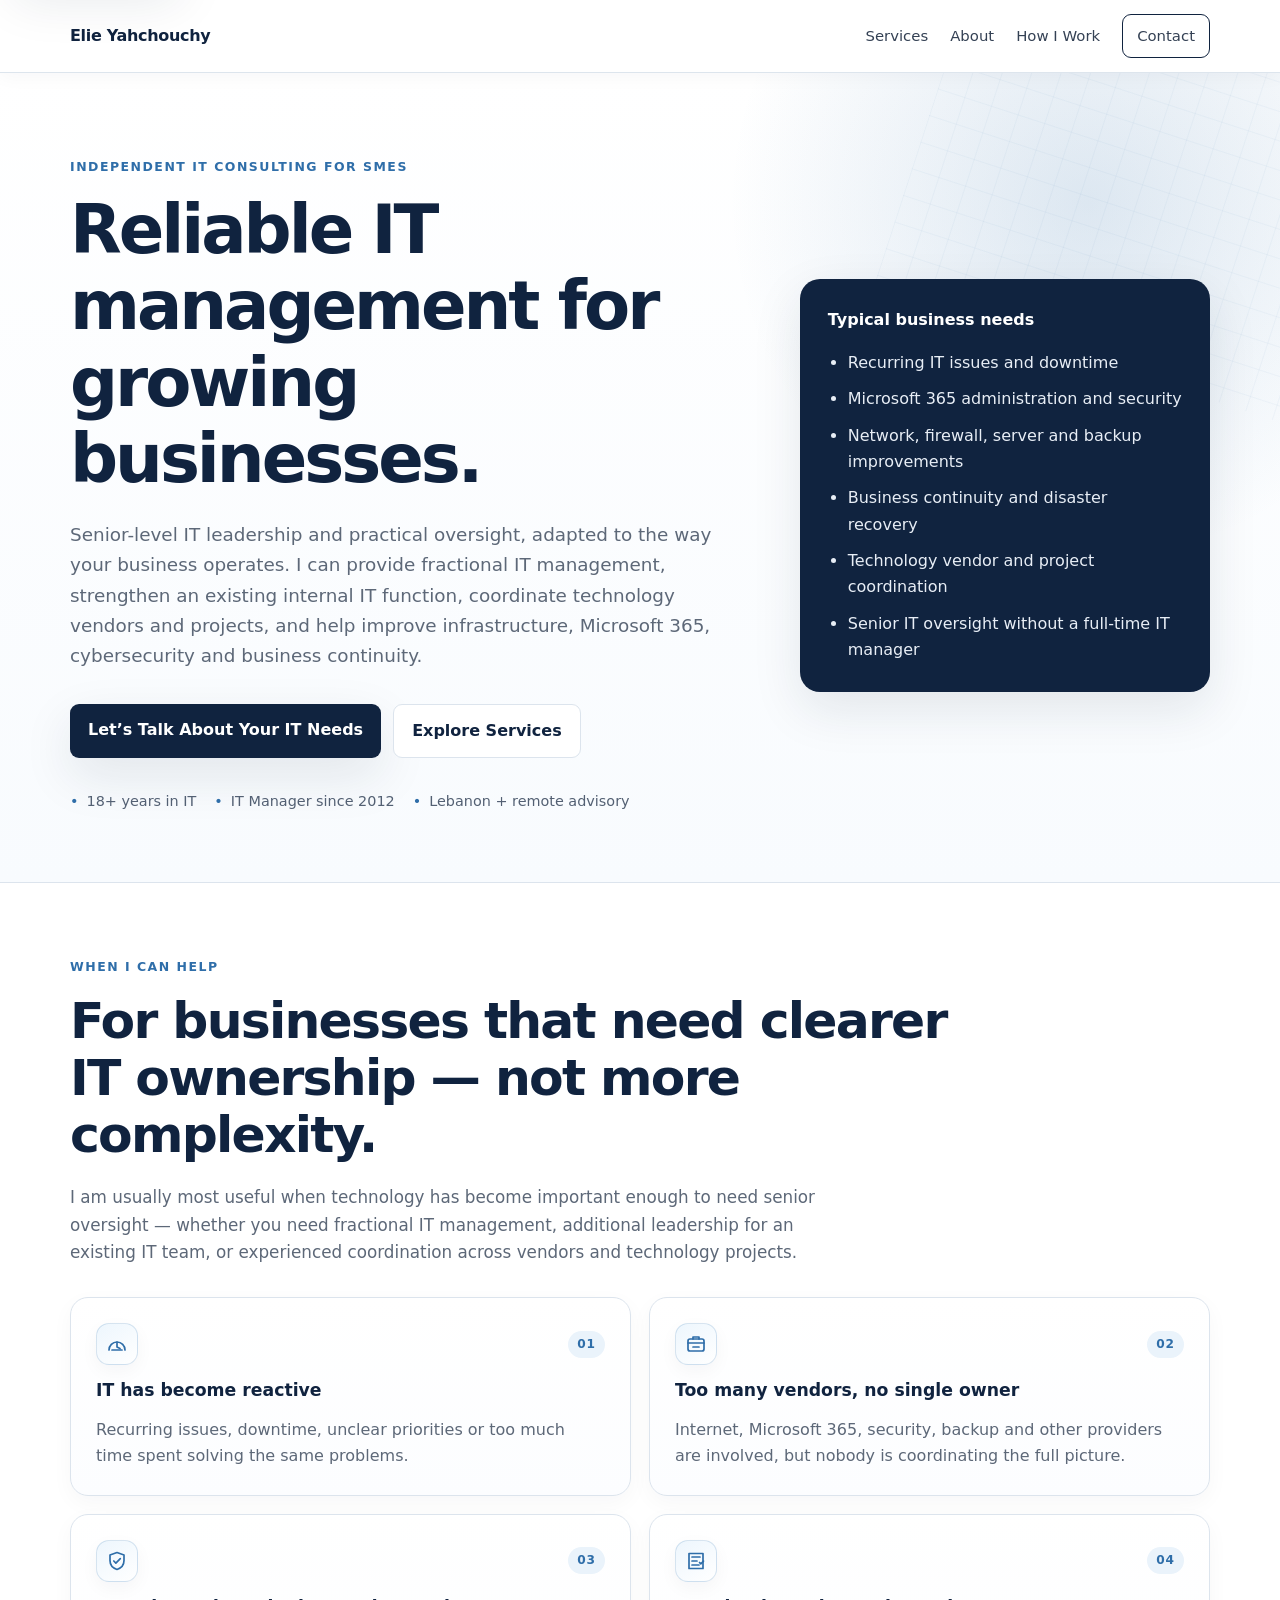
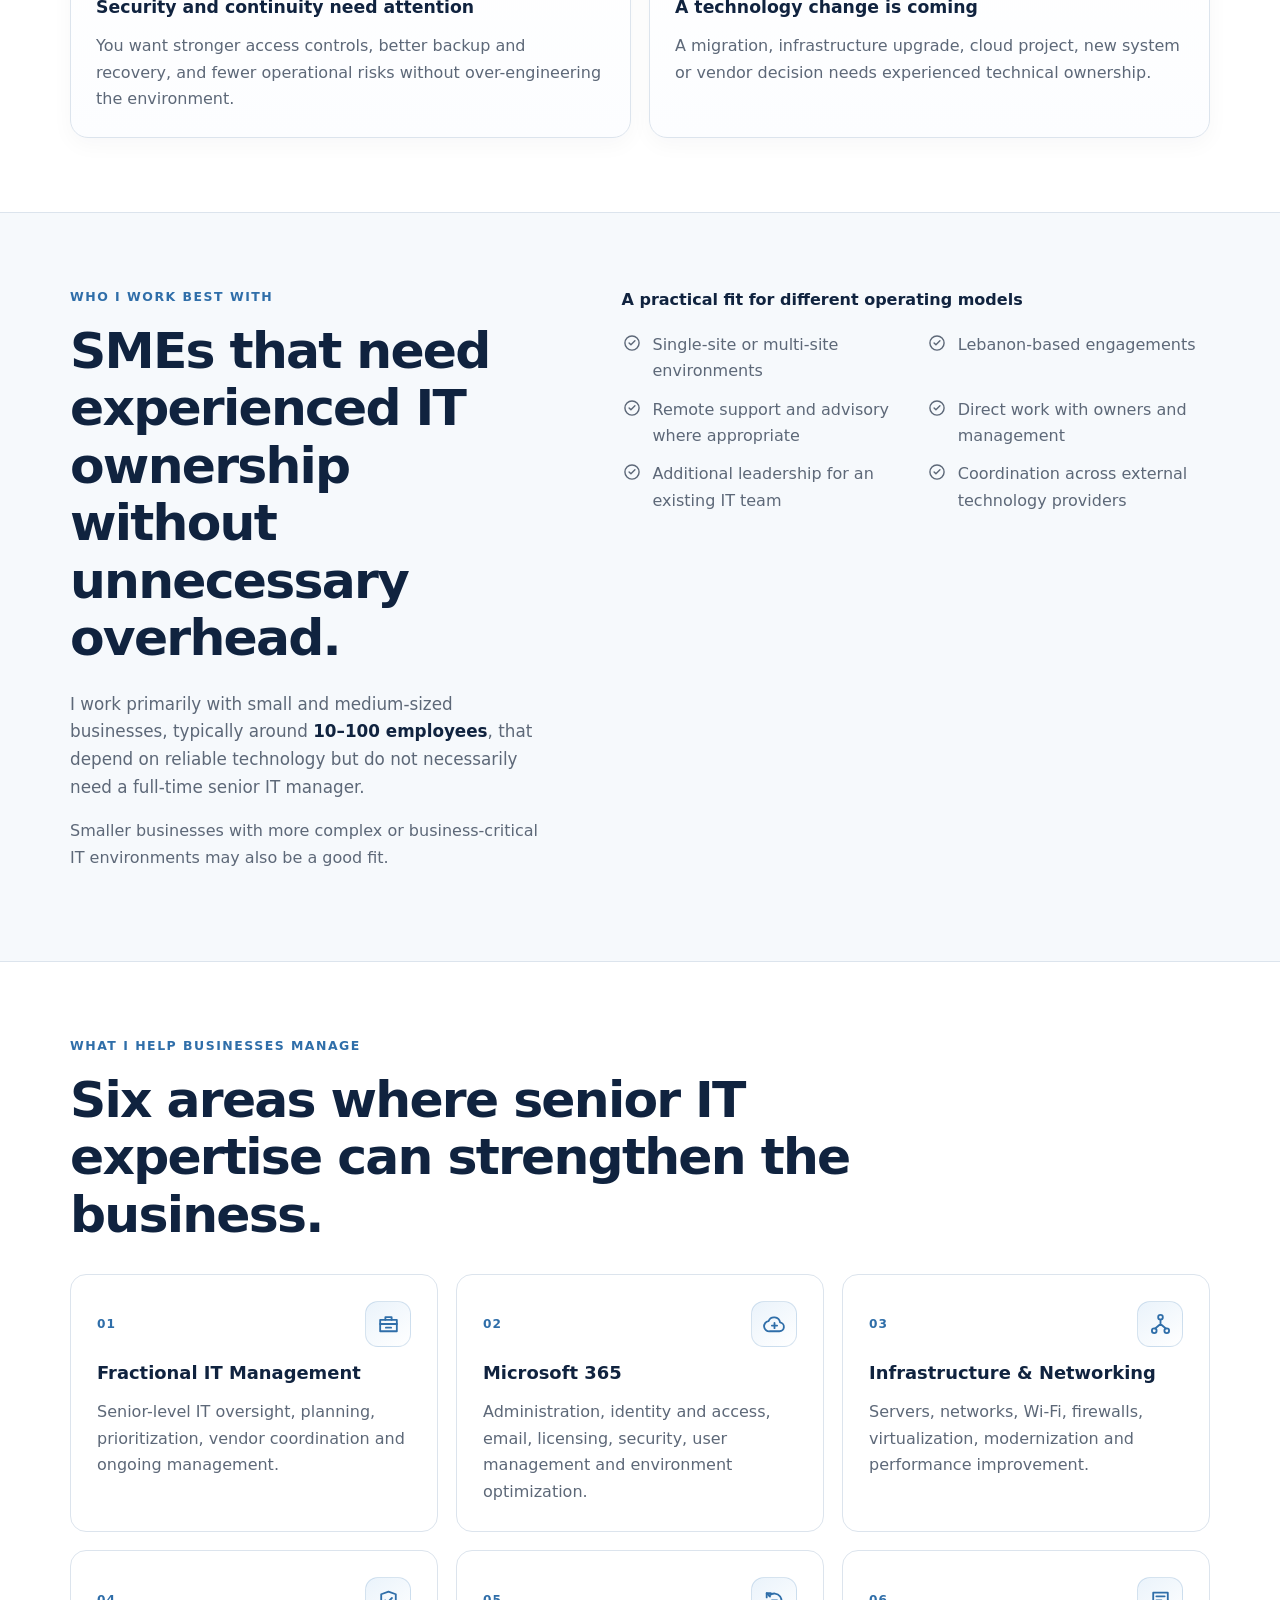
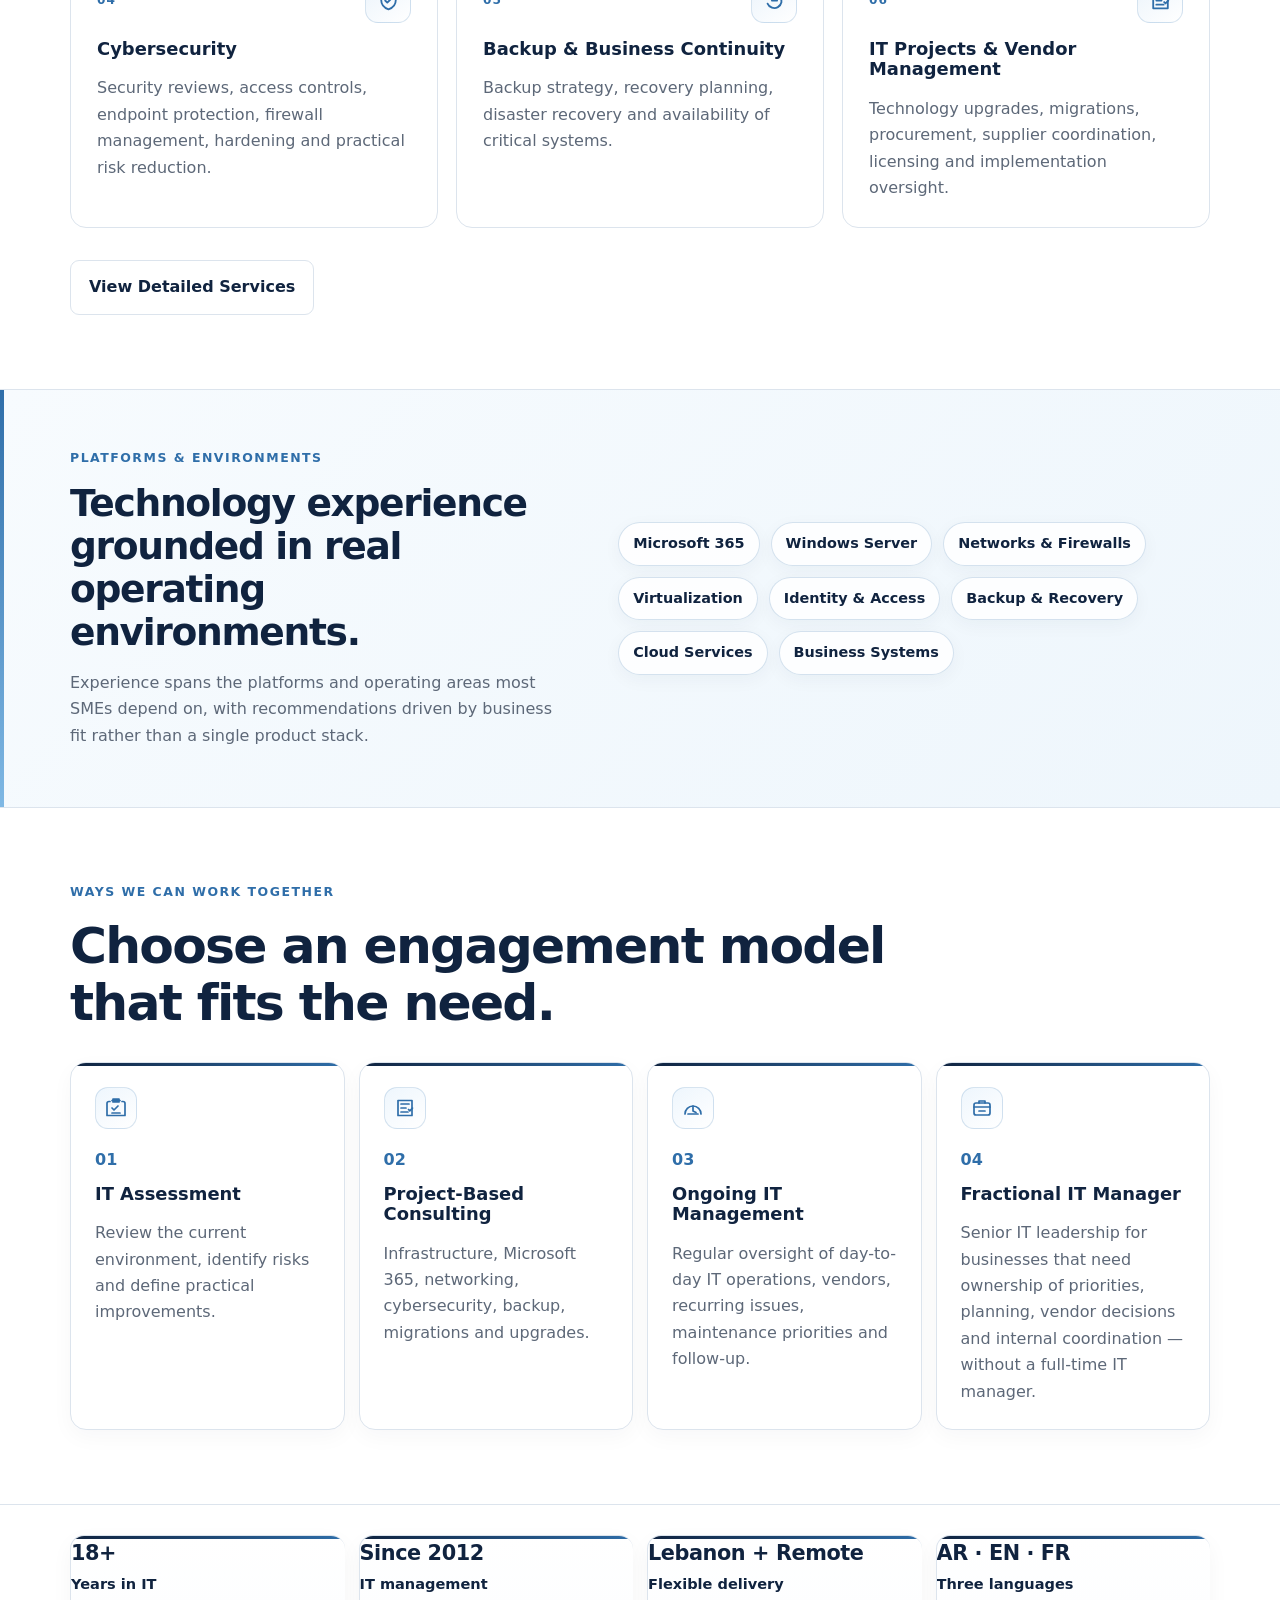
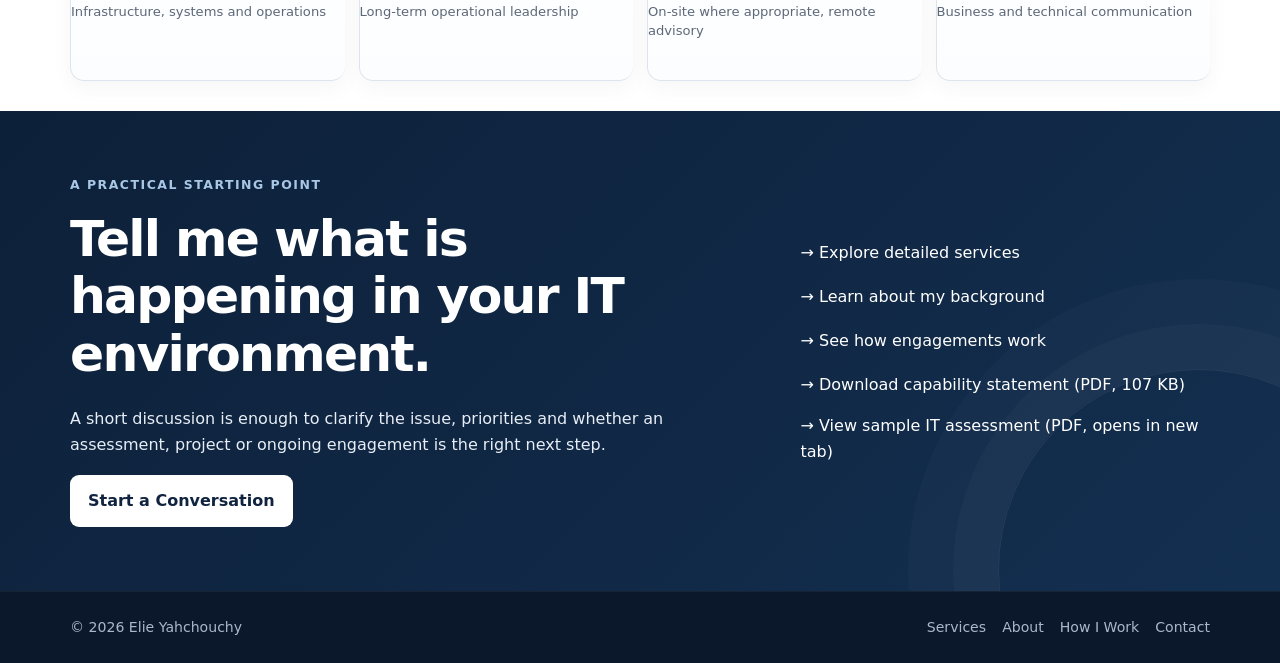
<file: index.html>
<!DOCTYPE html>

<html lang="en"><head><meta charset="utf-8"/><meta content="width=device-width,initial-scale=1" name="viewport"/><title>Elie Yahchouchy | Senior IT Consultant &amp; Fractional IT Manager</title><meta content="Senior IT consulting and fractional IT management for SMEs in Lebanon: Microsoft 365, infrastructure, cybersecurity, continuity and vendor coordination." name="description"/><link href="https://yahchouchy.com/" rel="canonical"/><meta content="Elie Yahchouchy | Senior IT Consultant &amp; Fractional IT Manager" property="og:title"/><meta content="Senior IT consulting and fractional IT management for SMEs in Lebanon: Microsoft 365, infrastructure, cybersecurity, continuity and vendor coordination." property="og:description"/><meta content="website" property="og:type"/><meta content="https://yahchouchy.com/" property="og:url"/><meta content="#10233f" name="theme-color"/><link href="styles.css?v=5.0" rel="stylesheet"/><script type="application/ld+json">{"@context":"https://schema.org","@graph":[{"@type":"Person","@id":"https://yahchouchy.com/#person","name":"Elie Yahchouchy","url":"https://yahchouchy.com/","jobTitle":"Senior IT Consultant and Fractional IT Manager","image":"https://yahchouchy.com/elie-yahchouchy-portrait.webp","email":"mailto:elie@yahchouchy.com","telephone":"+96170344957","address":{"@type":"PostalAddress","addressCountry":"LB"},"sameAs":["https://www.linkedin.com/in/elie-yahchouchy-b7b873a9/"],"knowsLanguage":["Arabic","English","French"],"knowsAbout":["IT Management","Microsoft 365","IT Infrastructure","Networking","Cybersecurity","Backup and Disaster Recovery","Business Continuity","Vendor Management"]},{"@type":"LocalBusiness","@id":"https://yahchouchy.com/#consulting","name":"Elie Yahchouchy IT Consulting","url":"https://yahchouchy.com/","description":"Independent senior IT consulting and fractional IT management for small and medium-sized businesses in Lebanon.","image":"https://yahchouchy.com/elie-yahchouchy-social-card.jpg","email":"elie@yahchouchy.com","telephone":"+96170344957","founder":{"@id":"https://yahchouchy.com/#person"},"address":{"@type":"PostalAddress","addressCountry":"LB"},"areaServed":{"@type":"Country","name":"Lebanon"},"hasOfferCatalog":{"@type":"OfferCatalog","name":"IT Consulting Services","itemListElement":[{"@type":"Offer","itemOffered":{"@type":"Service","@id":"https://yahchouchy.com/#service-fractional-it-management","name":"Fractional IT Management","serviceType":"Fractional IT Management","provider":{"@id":"https://yahchouchy.com/#consulting"},"areaServed":{"@type":"Country","name":"Lebanon"}}},{"@type":"Offer","itemOffered":{"@type":"Service","@id":"https://yahchouchy.com/#service-it-assessments","name":"IT Assessments","serviceType":"IT Assessments","provider":{"@id":"https://yahchouchy.com/#consulting"},"areaServed":{"@type":"Country","name":"Lebanon"}}},{"@type":"Offer","itemOffered":{"@type":"Service","@id":"https://yahchouchy.com/#service-microsoft-365-consulting","name":"Microsoft 365 Consulting","serviceType":"Microsoft 365 Consulting","provider":{"@id":"https://yahchouchy.com/#consulting"},"areaServed":{"@type":"Country","name":"Lebanon"}}},{"@type":"Offer","itemOffered":{"@type":"Service","@id":"https://yahchouchy.com/#service-it-infrastructure-consulting","name":"IT Infrastructure Consulting","serviceType":"IT Infrastructure Consulting","provider":{"@id":"https://yahchouchy.com/#consulting"},"areaServed":{"@type":"Country","name":"Lebanon"}}},{"@type":"Offer","itemOffered":{"@type":"Service","@id":"https://yahchouchy.com/#service-cybersecurity-consulting","name":"Cybersecurity Consulting","serviceType":"Cybersecurity Consulting","provider":{"@id":"https://yahchouchy.com/#consulting"},"areaServed":{"@type":"Country","name":"Lebanon"}}},{"@type":"Offer","itemOffered":{"@type":"Service","@id":"https://yahchouchy.com/#service-backup-business-continuity","name":"Backup and Business Continuity","serviceType":"Backup and Business Continuity","provider":{"@id":"https://yahchouchy.com/#consulting"},"areaServed":{"@type":"Country","name":"Lebanon"}}},{"@type":"Offer","itemOffered":{"@type":"Service","@id":"https://yahchouchy.com/#service-it-project-vendor-management","name":"IT Project and Vendor Management","serviceType":"IT Project and Vendor Management","provider":{"@id":"https://yahchouchy.com/#consulting"},"areaServed":{"@type":"Country","name":"Lebanon"}}}]}}]}</script><meta content="Elie Yahchouchy IT Consulting" property="og:site_name"/><meta content="https://yahchouchy.com/elie-yahchouchy-social-card.jpg" property="og:image"/><meta content="1200" property="og:image:width"/><meta content="630" property="og:image:height"/><meta content="Elie Yahchouchy - Senior IT Consultant and Fractional IT Manager" property="og:image:alt"/><meta content="summary_large_image" name="twitter:card"/><meta content="Elie Yahchouchy | Senior IT Consultant &amp; Fractional IT Manager" name="twitter:title"/><meta content="Senior IT consulting and fractional IT management for SMEs in Lebanon: Microsoft 365, infrastructure, cybersecurity, continuity and vendor coordination." name="twitter:description"/><meta content="https://yahchouchy.com/elie-yahchouchy-social-card.jpg" name="twitter:image"/><meta content="Elie Yahchouchy - Senior IT Consultant and Fractional IT Manager" name="twitter:image:alt"/><link href="favicon.ico" rel="icon" sizes="any"/><link href="favicon.svg" rel="icon" type="image/svg+xml"/><link href="apple-touch-icon.png" rel="apple-touch-icon"/></head><body class="site-v50 page-home"><a class="skip-link" href="#main-content">Skip to content</a><header class="site-header"><div class="container nav"><a class="brand" href="index.html">Elie Yahchouchy</a><nav aria-label="Primary navigation" class="primary-nav"><a href="services.html">Services</a><a href="about.html">About</a><a href="engagement.html">How I Work</a><a class="nav-cta" href="contact.html">Contact</a></nav><details class="mobile-menu"><summary>Menu</summary><nav aria-label="Mobile navigation" class="mobile-menu-panel"><a href="services.html">Services</a><a href="about.html">About</a><a href="engagement.html">How I Work</a><a class="mobile-contact" href="contact.html">Contact</a></nav></details></div></header>
<main id="main-content">
<section class="hero"><div class="container hero-grid"><div><p class="eyebrow">Independent IT Consulting for SMEs</p><h1>Reliable IT management for growing businesses.</h1><p class="lead">Senior-level IT leadership and practical oversight, adapted to the way your business operates. I can provide fractional IT management, strengthen an existing internal IT function, coordinate technology vendors and projects, and help improve infrastructure, Microsoft 365, cybersecurity and business continuity.</p><div class="hero-actions"><a class="button primary" href="contact.html">Let’s Talk About Your IT Needs</a><a class="button secondary" href="services.html">Explore Services</a></div><div class="trust-row"><span>18+ years in IT</span><span>IT Manager since 2012</span><span>Lebanon + remote advisory</span></div></div><aside class="hero-card"><p class="card-kicker">Typical business needs</p><ul><li>Recurring IT issues and downtime</li><li>Microsoft 365 administration and security</li><li>Network, firewall, server and backup improvements</li><li>Business continuity and disaster recovery</li><li>Technology vendor and project coordination</li><li>Senior IT oversight without a full-time IT manager</li></ul></aside></div></section>
<section class="section buyer-fit">
<div class="container">
<p class="eyebrow">When I Can Help</p>
<h2>For businesses that need clearer IT ownership — not more complexity.</h2>
<p class="section-intro">I am usually most useful when technology has become important enough to need senior oversight — whether you need fractional IT management, additional leadership for an existing IT team, or experienced coordination across vendors and technology projects.</p>
<div class="buyer-grid">
<article class="buyer-card buyer-card-modern"><div class="modern-card-top"><span aria-hidden="true" class="modern-icon"><svg viewbox="0 0 24 24"><path d="M4 18a8 8 0 1 1 16 0"></path><path d="M12 10v5l3 1.5"></path><path d="M7 18h10"></path></svg></span><span class="mini">01</span></div>

<h3>IT has become reactive</h3>
<p>Recurring issues, downtime, unclear priorities or too much time spent solving the same problems.</p>
</article>
<article class="buyer-card buyer-card-modern"><div class="modern-card-top"><span aria-hidden="true" class="modern-icon"><svg viewbox="0 0 24 24"><rect height="12" rx="2" width="16" x="4" y="7"></rect><path d="M9 7V5h6v2M4 11h16M9 15h6"></path></svg></span><span class="mini">02</span></div>

<h3>Too many vendors, no single owner</h3>
<p>Internet, Microsoft 365, security, backup and other providers are involved, but nobody is coordinating the full picture.</p>
</article>
<article class="buyer-card buyer-card-modern"><div class="modern-card-top"><span aria-hidden="true" class="modern-icon"><svg viewbox="0 0 24 24"><path d="M12 3.5 19 6v5.6c0 4.45-2.55 7.45-7 8.9-4.45-1.45-7-4.45-7-8.9V6Z"></path><path d="m8.8 12 2.05 2.05 4.45-4.45"></path></svg></span><span class="mini">03</span></div>

<h3>Security and continuity need attention</h3>
<p>You want stronger access controls, better backup and recovery, and fewer operational risks without over-engineering the environment.</p>
</article>
<article class="buyer-card buyer-card-modern"><div class="modern-card-top"><span aria-hidden="true" class="modern-icon"><svg viewbox="0 0 24 24"><path d="M5 4.5h14v15H5z"></path><path d="M8 8h8M8 12h5M8 16h7"></path><path d="m15.5 13.5 1.3 1.3 2.7-2.7"></path></svg></span><span class="mini">04</span></div>

<h3>A technology change is coming</h3>
<p>A migration, infrastructure upgrade, cloud project, new system or vendor decision needs experienced technical ownership.</p>
</article>
</div>
</div>
</section><section class="section section-alt audience-fit">
<div class="container split audience-fit-grid">
<div>
<p class="eyebrow">Who I Work Best With</p>
<h2>SMEs that need experienced IT ownership without unnecessary overhead.</h2>
<p class="section-intro audience-intro">I work primarily with small and medium-sized businesses, typically around <strong>10–100 employees</strong>, that depend on reliable technology but do not necessarily need a full-time senior IT manager.</p>
<p class="audience-note">Smaller businesses with more complex or business-critical IT environments may also be a good fit.</p>
</div>
<div>
<p class="fit-heading">A practical fit for different operating models</p>
<div class="checks fit-checks">
<span><span aria-hidden="true" class="check-icon"><svg viewbox="0 0 24 24"><circle cx="12" cy="12" r="8.5"></circle><path d="m8.5 12 2.2 2.2 4.8-4.8"></path></svg></span>Single-site or multi-site environments</span>
<span><span aria-hidden="true" class="check-icon"><svg viewbox="0 0 24 24"><circle cx="12" cy="12" r="8.5"></circle><path d="m8.5 12 2.2 2.2 4.8-4.8"></path></svg></span>Lebanon-based engagements</span>
<span><span aria-hidden="true" class="check-icon"><svg viewbox="0 0 24 24"><circle cx="12" cy="12" r="8.5"></circle><path d="m8.5 12 2.2 2.2 4.8-4.8"></path></svg></span>Remote support and advisory where appropriate</span>
<span><span aria-hidden="true" class="check-icon"><svg viewbox="0 0 24 24"><circle cx="12" cy="12" r="8.5"></circle><path d="m8.5 12 2.2 2.2 4.8-4.8"></path></svg></span>Direct work with owners and management</span>
<span><span aria-hidden="true" class="check-icon"><svg viewbox="0 0 24 24"><circle cx="12" cy="12" r="8.5"></circle><path d="m8.5 12 2.2 2.2 4.8-4.8"></path></svg></span>Additional leadership for an existing IT team</span>
<span><span aria-hidden="true" class="check-icon"><svg viewbox="0 0 24 24"><circle cx="12" cy="12" r="8.5"></circle><path d="m8.5 12 2.2 2.2 4.8-4.8"></path></svg></span>Coordination across external technology providers</span>
</div>
</div>
</div>
</section>
<section class="section services-overview"><div class="container"><p class="eyebrow">What I Help Businesses Manage</p><h2>Six areas where senior IT expertise can strengthen the business.</h2><div class="cards service-cards">
<article class="card service-card"><div class="card-top"><span class="mini">01</span><span aria-hidden="true" class="service-icon"><svg viewbox="0 0 24 24"><path d="M4 7.5h16v11H4z"></path><path d="M9 7.5V5h6v2.5"></path><path d="M4 11.5h16"></path><path d="M9.5 15h5"></path></svg></span></div><h3>Fractional IT Management</h3><p>Senior-level IT oversight, planning, prioritization, vendor coordination and ongoing management.</p></article>
<article class="card service-card"><div class="card-top"><span class="mini">02</span><span aria-hidden="true" class="service-icon"><svg viewbox="0 0 24 24"><path d="M7.5 18.5h9.25a4.25 4.25 0 0 0 .6-8.46A5.8 5.8 0 0 0 6.26 8.8a4.85 4.85 0 0 0 1.24 9.7Z"></path><path d="M9.5 13h5"></path><path d="M12 10.5v5"></path></svg></span></div><h3>Microsoft 365</h3><p>Administration, identity and access, email, licensing, security, user management and environment optimization.</p></article>
<article class="card service-card"><div class="card-top"><span class="mini">03</span><span aria-hidden="true" class="service-icon"><svg viewbox="0 0 24 24"><circle cx="12" cy="5" r="2.25"></circle><circle cx="6" cy="18" r="2.25"></circle><circle cx="18" cy="18" r="2.25"></circle><path d="M12 7.25v4.25M12 11.5 6.9 15.9M12 11.5l5.1 4.4"></path></svg></span></div><h3>Infrastructure &amp; Networking</h3><p>Servers, networks, Wi-Fi, firewalls, virtualization, modernization and performance improvement.</p></article>
<article class="card service-card"><div class="card-top"><span class="mini">04</span><span aria-hidden="true" class="service-icon"><svg viewbox="0 0 24 24"><path d="M12 3.5 19 6v5.6c0 4.45-2.55 7.45-7 8.9-4.45-1.45-7-4.45-7-8.9V6Z"></path><path d="m8.8 12 2.05 2.05 4.45-4.45"></path></svg></span></div><h3>Cybersecurity</h3><p>Security reviews, access controls, endpoint protection, firewall management, hardening and practical risk reduction.</p></article>
<article class="card service-card"><div class="card-top"><span class="mini">05</span><span aria-hidden="true" class="service-icon"><svg viewbox="0 0 24 24"><path d="M7 7.2A7 7 0 1 1 5.35 15"></path><path d="M4.5 9V5h4"></path><path d="m4.5 5 3.2 3.2"></path><path d="M9.5 12h5"></path></svg></span></div><h3>Backup &amp; Business Continuity</h3><p>Backup strategy, recovery planning, disaster recovery and availability of critical systems.</p></article>
<article class="card service-card"><div class="card-top"><span class="mini">06</span><span aria-hidden="true" class="service-icon"><svg viewbox="0 0 24 24"><path d="M5 4.5h14v15H5z"></path><path d="M8 8h8M8 12h5M8 16h7"></path><path d="m15.5 13.5 1.3 1.3 2.7-2.7"></path></svg></span></div><h3>IT Projects &amp; Vendor Management</h3><p>Technology upgrades, migrations, procurement, supplier coordination, licensing and implementation oversight.</p></article>
</div><div class="hero-actions"><a class="button secondary" href="services.html">View Detailed Services</a></div></div></section>
<section aria-labelledby="tech-heading" class="tech-strip"><div class="container tech-strip-grid"><div class="tech-copy"><p class="eyebrow">Platforms &amp; Environments</p><h2 id="tech-heading">Technology experience grounded in real operating environments.</h2><p>Experience spans the platforms and operating areas most SMEs depend on, with recommendations driven by business fit rather than a single product stack.</p></div><div aria-label="Platforms and environments I work with" class="tech-chips"><span class="tech-chip">Microsoft 365</span><span class="tech-chip">Windows Server</span><span class="tech-chip">Networks &amp; Firewalls</span><span class="tech-chip">Virtualization</span><span class="tech-chip">Identity &amp; Access</span><span class="tech-chip">Backup &amp; Recovery</span><span class="tech-chip">Cloud Services</span><span class="tech-chip">Business Systems</span></div></div></section>
<section class="section"><div class="container"><p class="eyebrow">Ways We Can Work Together</p><h2>Choose an engagement model that fits the need.</h2><div class="process home-engagement-grid"><div class="home-engagement-card"><span aria-hidden="true" class="process-icon"><svg viewbox="0 0 24 24"><path d="M8 4.5h8M9 3h6v3H9z"></path><path d="M6 5.5H5a2 2 0 0 0-2 2v12h18v-12a2 2 0 0 0-2-2h-1"></path><path d="m8 12 2 2 4-4"></path><path d="M8 17h8"></path></svg></span><strong>01</strong><h3>IT Assessment</h3><p>Review the current environment, identify risks and define practical improvements.</p></div><div class="home-engagement-card"><span aria-hidden="true" class="process-icon"><svg viewbox="0 0 24 24"><path d="M5 4.5h14v15H5z"></path><path d="M8 8h8M8 12h5M8 16h7"></path><path d="m15.5 13.5 1.3 1.3 2.7-2.7"></path></svg></span><strong>02</strong><h3>Project-Based Consulting</h3><p>Infrastructure, Microsoft 365, networking, cybersecurity, backup, migrations and upgrades.</p></div><div class="home-engagement-card"><span aria-hidden="true" class="process-icon"><svg viewbox="0 0 24 24"><path d="M4 18a8 8 0 1 1 16 0"></path><path d="M12 10v5l3 1.5"></path><path d="M7 18h10"></path></svg></span><strong>03</strong><h3>Ongoing IT Management</h3><p>Regular oversight of day-to-day IT operations, vendors, recurring issues, maintenance priorities and follow-up.</p></div><div class="home-engagement-card"><span aria-hidden="true" class="process-icon"><svg viewbox="0 0 24 24"><rect height="12" rx="2" width="16" x="4" y="7"></rect><path d="M9 7V5h6v2M4 11h16M9 15h6"></path></svg></span><strong>04</strong><h3>Fractional IT Manager</h3><p>Senior IT leadership for businesses that need ownership of priorities, planning, vendor decisions and internal coordination — without a full-time IT manager.</p></div></div></div></section>
<section aria-label="Professional proof points" class="proof-strip"><div class="container proof-grid proof-grid-modern">
<div class="proof-item"><strong class="proof-value">18+</strong><span class="proof-label">Years in IT</span><small>Infrastructure, systems and operations</small></div>
<div class="proof-item"><strong class="proof-value">Since 2012</strong><span class="proof-label">IT management</span><small>Long-term operational leadership</small></div>
<div class="proof-item"><strong class="proof-value">Lebanon + Remote</strong><span class="proof-label">Flexible delivery</span><small>On-site where appropriate, remote advisory</small></div>
<div class="proof-item"><strong class="proof-value">AR · EN · FR</strong><span class="proof-label">Three languages</span><small>Business and technical communication</small></div>
</div></section>
<section class="band"><div class="container band-grid"><div><p class="eyebrow light">A Practical Starting Point</p><h2>Tell me what is happening in your IT environment.</h2><p>A short discussion is enough to clarify the issue, priorities and whether an assessment, project or ongoing engagement is the right next step.</p><a class="button light" href="contact.html">Start a Conversation</a></div><div class="band-links"><a href="services.html">→ Explore detailed services</a><a href="about.html">→ Learn about my background</a><a href="engagement.html">→ See how engagements work</a><a download="" href="Elie-Yahchouchy-IT-Consulting-Capability-Statement.pdf">→ Download capability statement (PDF, 107 KB)</a><a href="Elie-Yahchouchy-Sample-IT-Infrastructure-Assessment.pdf" rel="noopener noreferrer" target="_blank">→ View sample IT assessment (PDF, opens in new tab)</a></div></div></section>
</main>
<footer><div class="container footer-row"><span>© <span id="year"></span> Elie Yahchouchy</span><nav aria-label="Footer navigation" class="footer-links"><a href="services.html">Services</a><a href="about.html">About</a><a href="engagement.html">How I Work</a><a href="contact.html">Contact</a></nav></div></footer><script>document.getElementById("year").textContent=new Date().getFullYear();</script></body></html>
</file>
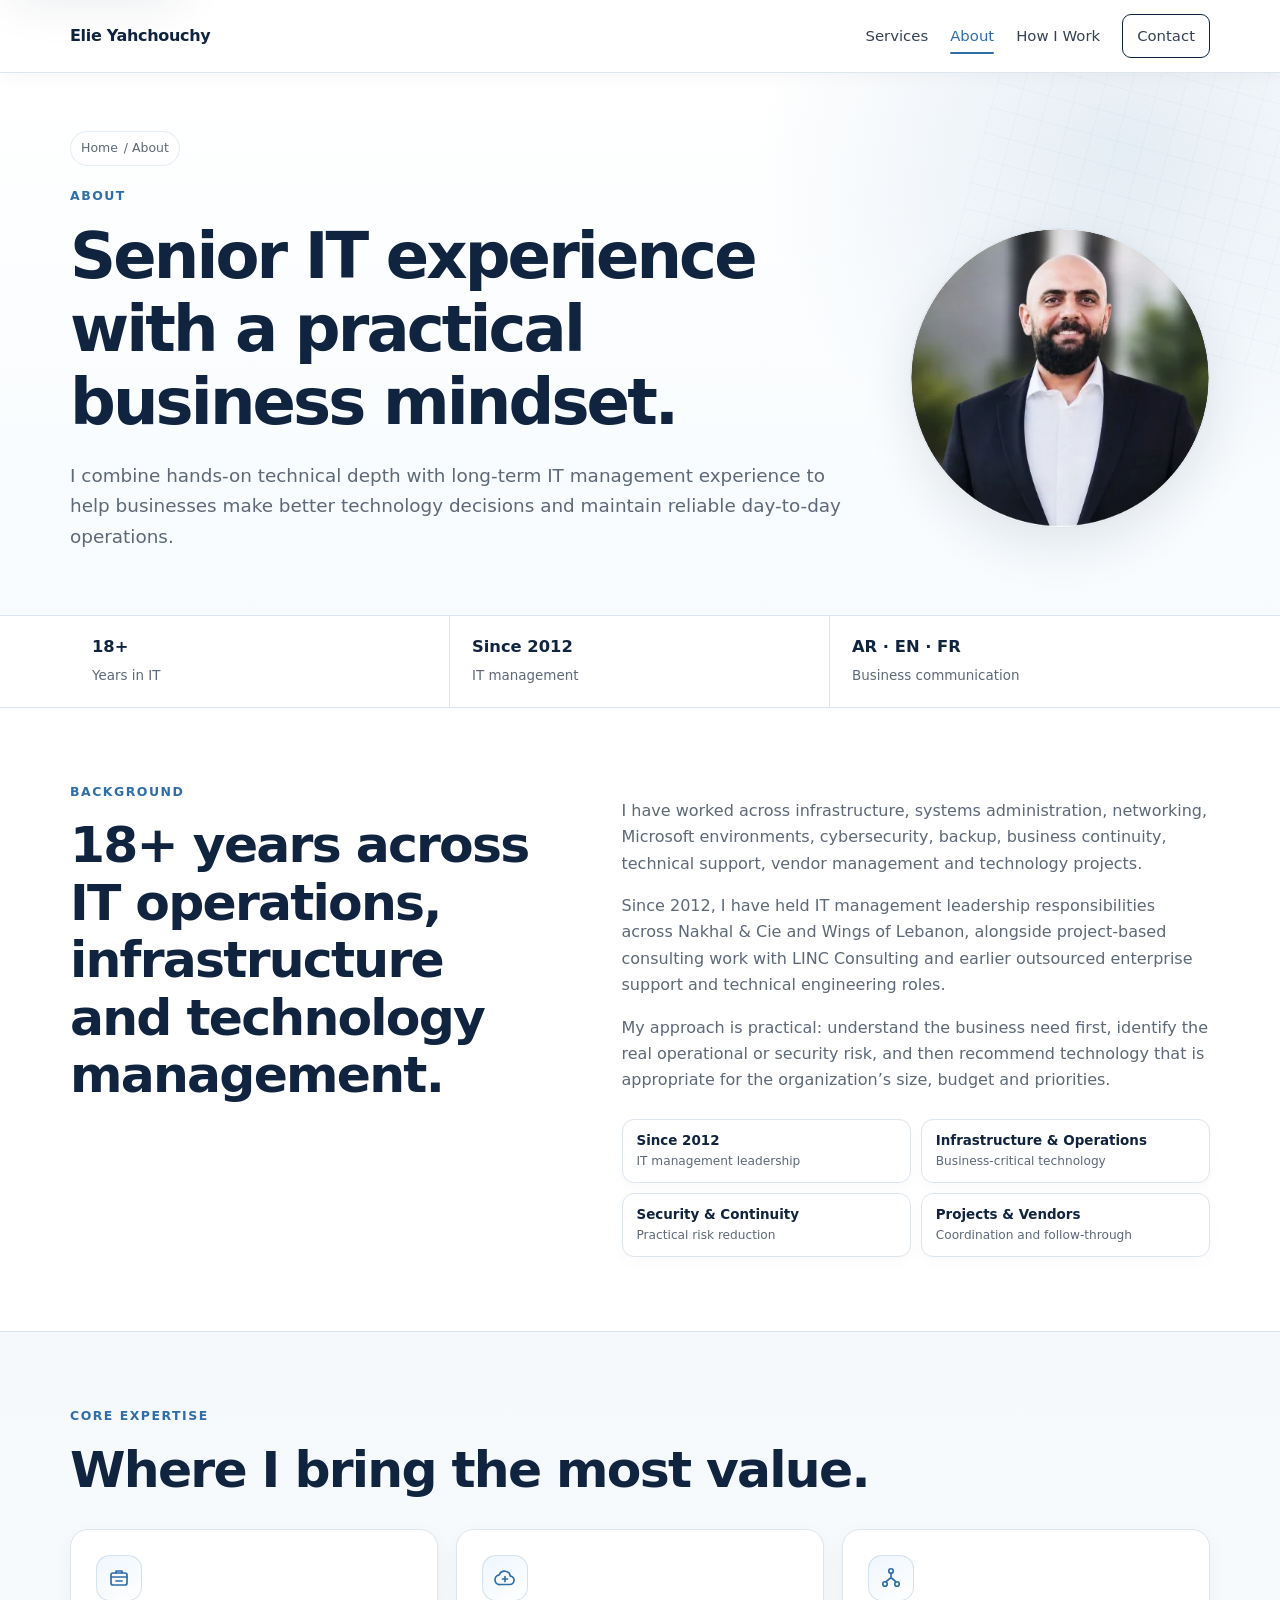
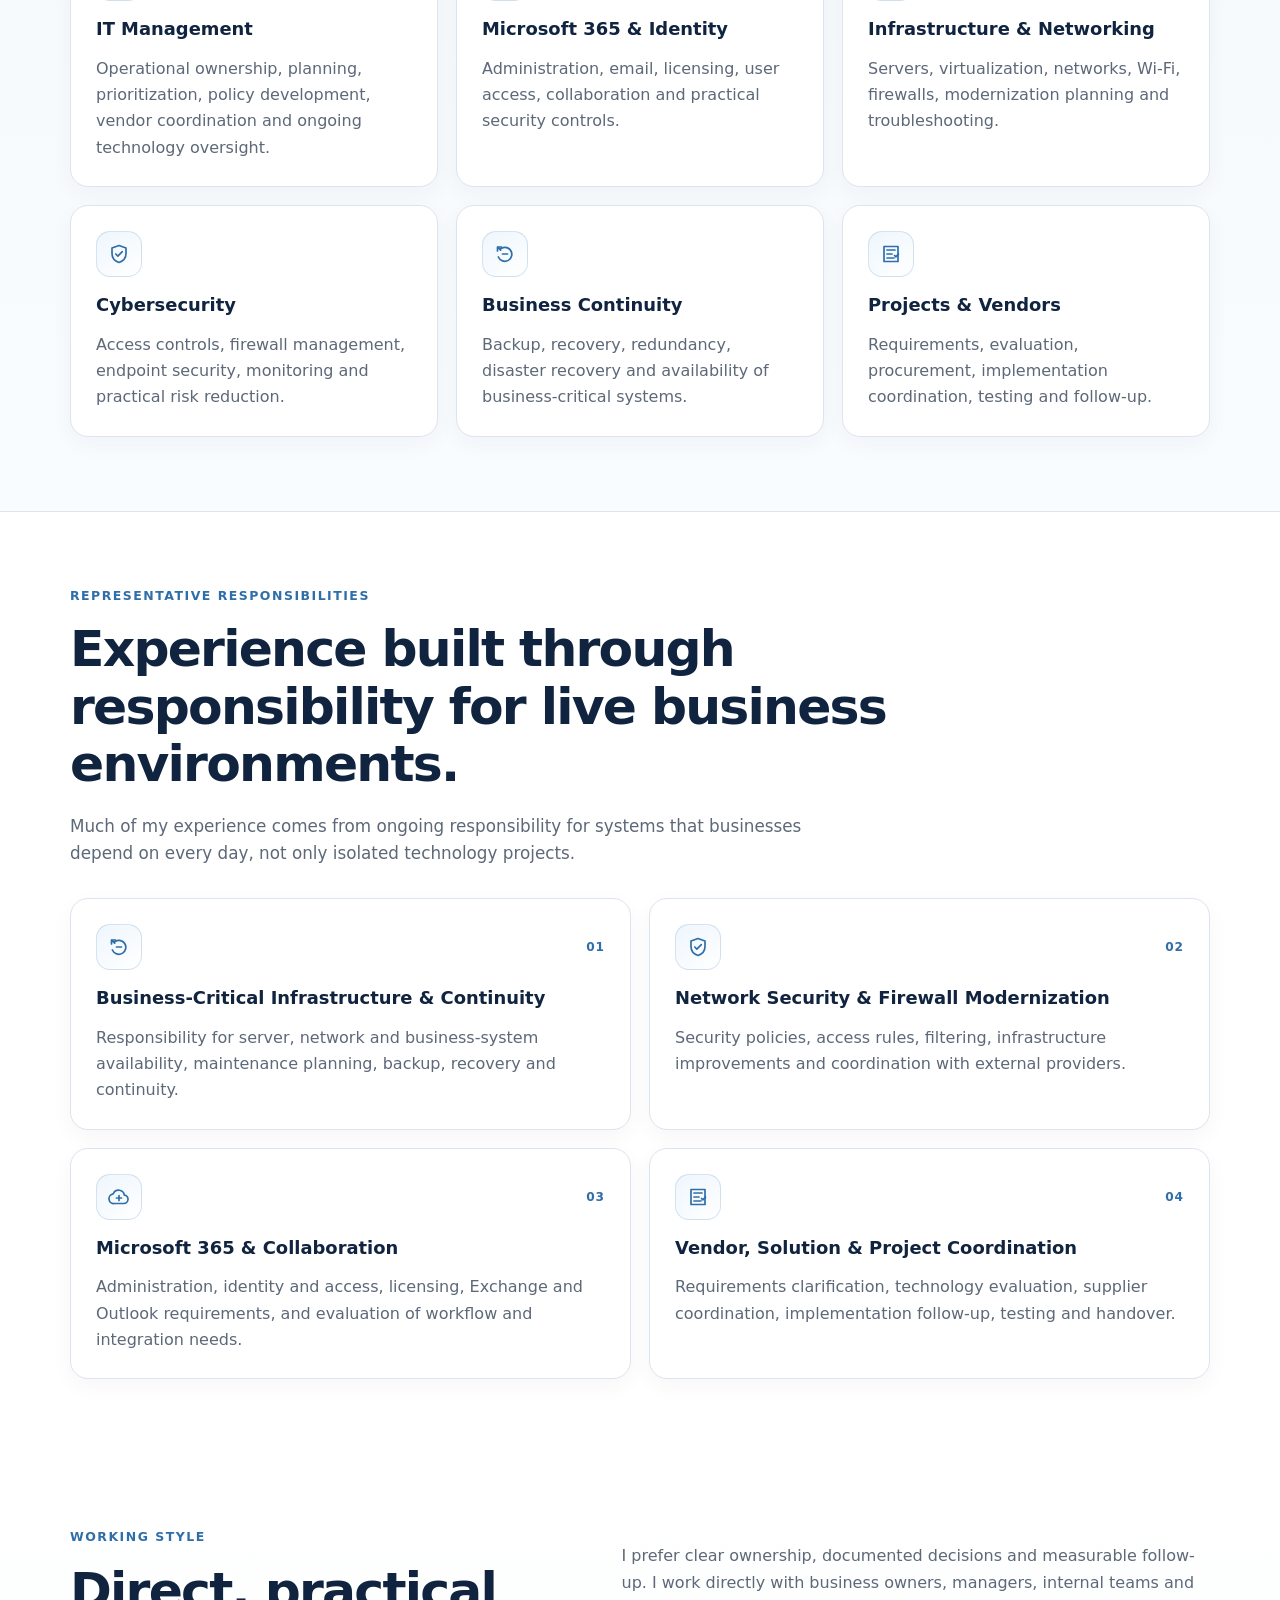
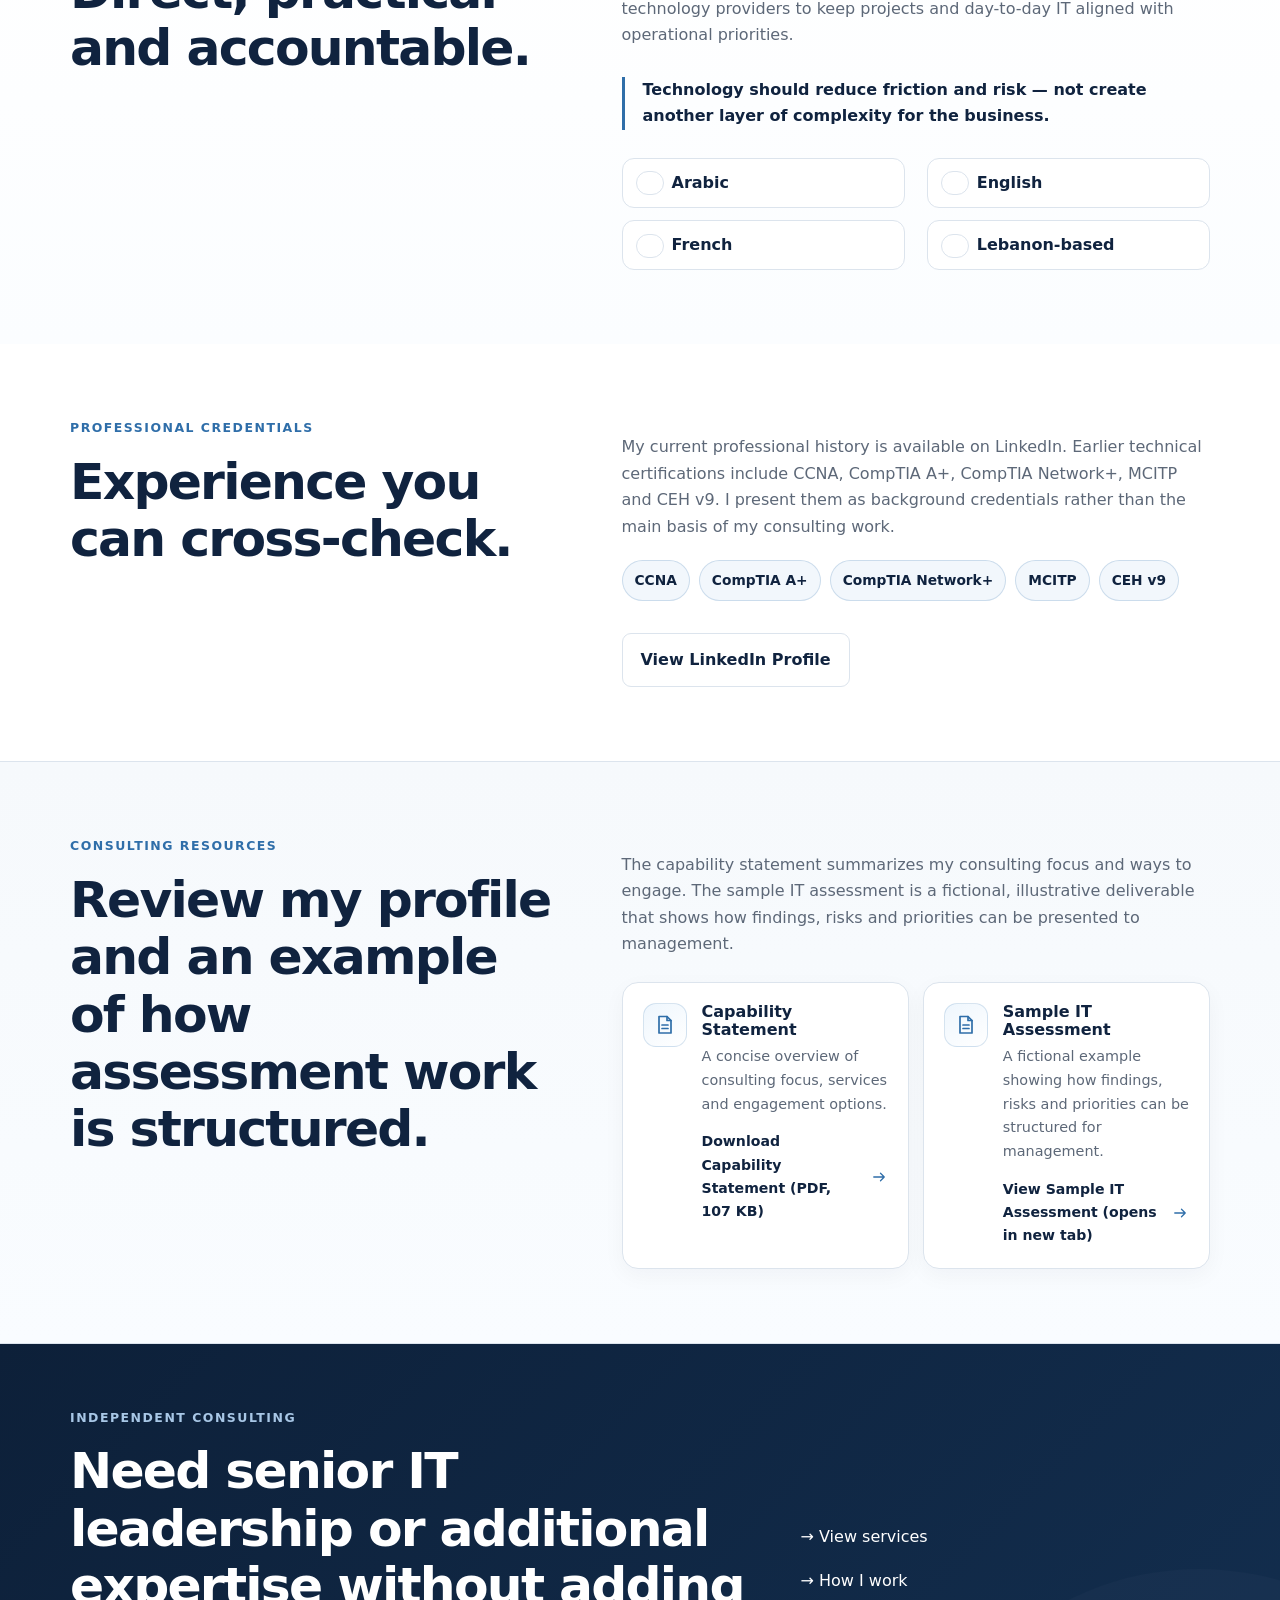
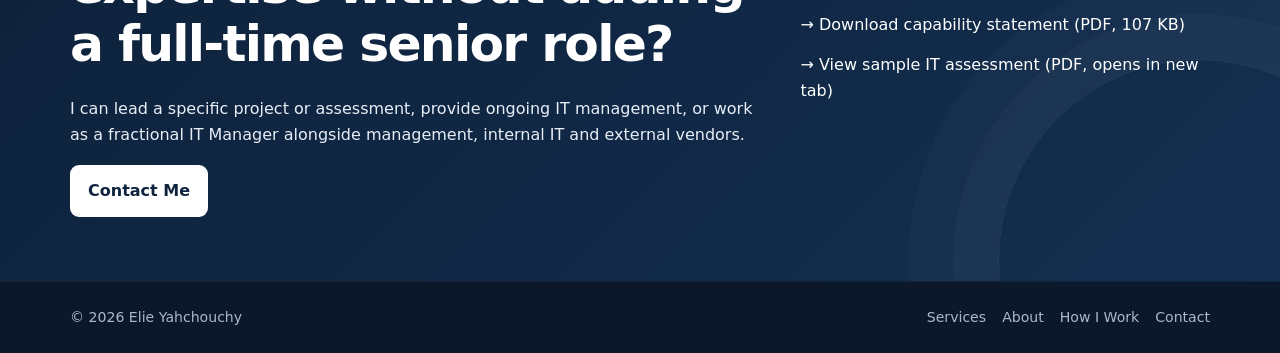
<file: about.html>
<!DOCTYPE html>

<html lang="en"><head><meta charset="utf-8"/><meta content="width=device-width,initial-scale=1" name="viewport"/><title>About Elie Yahchouchy | Senior IT Consultant</title><meta content="Meet Elie Yahchouchy, a Lebanon-based Senior IT Consultant and Fractional IT Manager with 18+ years across infrastructure, operations, security and IT management." name="description"/><link href="https://yahchouchy.com/about.html" rel="canonical"/><meta content="About Elie Yahchouchy | Senior IT Consultant" property="og:title"/><meta content="Meet Elie Yahchouchy, a Lebanon-based Senior IT Consultant and Fractional IT Manager with 18+ years across infrastructure, operations, security and IT management." property="og:description"/><meta content="website" property="og:type"/><meta content="https://yahchouchy.com/about.html" property="og:url"/><meta content="#10233f" name="theme-color"/><link href="styles.css?v=5.0" rel="stylesheet"/><meta content="Elie Yahchouchy IT Consulting" property="og:site_name"/><meta content="https://yahchouchy.com/elie-yahchouchy-social-card.jpg" property="og:image"/><meta content="1200" property="og:image:width"/><meta content="630" property="og:image:height"/><meta content="Elie Yahchouchy - Senior IT Consultant and Fractional IT Manager" property="og:image:alt"/><meta content="summary_large_image" name="twitter:card"/><meta content="About Elie Yahchouchy | Senior IT Consultant" name="twitter:title"/><meta content="Meet Elie Yahchouchy, a Lebanon-based Senior IT Consultant and Fractional IT Manager with 18+ years across infrastructure, operations, security and IT management." name="twitter:description"/><meta content="https://yahchouchy.com/elie-yahchouchy-social-card.jpg" name="twitter:image"/><meta content="Elie Yahchouchy - Senior IT Consultant and Fractional IT Manager" name="twitter:image:alt"/><link href="favicon.ico" rel="icon" sizes="any"/><link href="favicon.svg" rel="icon" type="image/svg+xml"/><link href="apple-touch-icon.png" rel="apple-touch-icon"/></head><body class="site-v50 page-about"><a class="skip-link" href="#main-content">Skip to content</a><header class="site-header"><div class="container nav"><a class="brand" href="index.html">Elie Yahchouchy</a><nav aria-label="Primary navigation" class="primary-nav"><a href="services.html">Services</a><a aria-current="page" href="about.html">About</a><a href="engagement.html">How I Work</a><a class="nav-cta" href="contact.html">Contact</a></nav><details class="mobile-menu"><summary>Menu</summary><nav aria-label="Mobile navigation" class="mobile-menu-panel"><a href="services.html">Services</a><a aria-current="page" href="about.html">About</a><a href="engagement.html">How I Work</a><a class="mobile-contact" href="contact.html">Contact</a></nav></details></div></header>
<main id="main-content"><section class="page-hero about-hero page-hero-modern"><div class="container"><div class="breadcrumb"><a href="index.html">Home</a> / About</div><div class="about-hero-grid"><div class="about-hero-copy"><p class="eyebrow">About</p><h1>Senior IT experience with a practical business mindset.</h1><p class="lead">I combine hands-on technical depth with long-term IT management experience to help businesses make better technology decisions and maintain reliable day-to-day operations.</p></div><figure class="about-portrait"><img alt="Elie Yahchouchy, Senior IT Consultant and Fractional IT Manager" decoding="async" fetchpriority="high" height="400" src="elie-yahchouchy-portrait.webp" width="400"/></figure></div></div></section><section aria-label="Professional profile highlights" class="profile-rail"><div class="container profile-rail-grid"><div class="profile-rail-item"><strong>18+</strong><span>Years in IT</span></div><div class="profile-rail-item"><strong>Since 2012</strong><span>IT management</span></div><div class="profile-rail-item"><strong>AR · EN · FR</strong><span>Business communication</span></div></div></section>
<section class="section"><div class="container split"><div><p class="eyebrow">Background</p><h2>18+ years across IT operations, infrastructure and technology management.</h2></div><div class="prose"><p>I have worked across infrastructure, systems administration, networking, Microsoft environments, cybersecurity, backup, business continuity, technical support, vendor management and technology projects.</p><p>Since 2012, I have held IT management leadership responsibilities across Nakhal &amp; Cie and Wings of Lebanon, alongside project-based consulting work with LINC Consulting and earlier outsourced enterprise support and technical engineering roles.</p><p>My approach is practical: understand the business need first, identify the real operational or security risk, and then recommend technology that is appropriate for the organization’s size, budget and priorities.</p><div class="background-focus" aria-label="Experience focus"><span><strong>Since 2012</strong><small>IT management leadership</small></span><span><strong>Infrastructure &amp; Operations</strong><small>Business-critical technology</small></span><span><strong>Security &amp; Continuity</strong><small>Practical risk reduction</small></span><span><strong>Projects &amp; Vendors</strong><small>Coordination and follow-through</small></span></div></div></div></section>
<section class="section section-alt expertise-section"><div class="container"><p class="eyebrow">Core Expertise</p><h2>Where I bring the most value.</h2><div class="cards"><article class="card expertise-card modern-icon-card"><span aria-hidden="true" class="modern-icon"><svg viewbox="0 0 24 24"><rect height="12" rx="2" width="16" x="4" y="7"></rect><path d="M9 7V5h6v2M4 11h16M9 15h6"></path></svg></span><h3>IT Management</h3><p>Operational ownership, planning, prioritization, policy development, vendor coordination and ongoing technology oversight.</p></article><article class="card expertise-card modern-icon-card"><span aria-hidden="true" class="modern-icon"><svg viewbox="0 0 24 24"><path d="M7.5 18.5h9.25a4.25 4.25 0 0 0 .6-8.46A5.8 5.8 0 0 0 6.26 8.8a4.85 4.85 0 0 0 1.24 9.7Z"></path><path d="M9.5 13h5M12 10.5v5"></path></svg></span><h3>Microsoft 365 &amp; Identity</h3><p>Administration, email, licensing, user access, collaboration and practical security controls.</p></article><article class="card expertise-card modern-icon-card"><span aria-hidden="true" class="modern-icon"><svg viewbox="0 0 24 24"><circle cx="12" cy="5" r="2.25"></circle><circle cx="6" cy="18" r="2.25"></circle><circle cx="18" cy="18" r="2.25"></circle><path d="M12 7.25v4.25M12 11.5 6.9 15.9M12 11.5l5.1 4.4"></path></svg></span><h3>Infrastructure &amp; Networking</h3><p>Servers, virtualization, networks, Wi-Fi, firewalls, modernization planning and troubleshooting.</p></article><article class="card expertise-card modern-icon-card"><span aria-hidden="true" class="modern-icon"><svg viewbox="0 0 24 24"><path d="M12 3.5 19 6v5.6c0 4.45-2.55 7.45-7 8.9-4.45-1.45-7-4.45-7-8.9V6Z"></path><path d="m8.8 12 2.05 2.05 4.45-4.45"></path></svg></span><h3>Cybersecurity</h3><p>Access controls, firewall management, endpoint security, monitoring and practical risk reduction.</p></article><article class="card expertise-card modern-icon-card"><span aria-hidden="true" class="modern-icon"><svg viewbox="0 0 24 24"><path d="M7 7.2A7 7 0 1 1 5.35 15"></path><path d="M4.5 9V5h4M4.5 5l3.2 3.2"></path><path d="M9.5 12h5"></path></svg></span><h3>Business Continuity</h3><p>Backup, recovery, redundancy, disaster recovery and availability of business-critical systems.</p></article><article class="card expertise-card modern-icon-card"><span aria-hidden="true" class="modern-icon"><svg viewbox="0 0 24 24"><path d="M5 4.5h14v15H5z"></path><path d="M8 8h8M8 12h5M8 16h7"></path><path d="m15.5 13.5 1.3 1.3 2.7-2.7"></path></svg></span><h3>Projects &amp; Vendors</h3><p>Requirements, evaluation, procurement, implementation coordination, testing and follow-up.</p></article></div></div></section>
<section class="section responsibility-section"><div class="container"><p class="eyebrow">Representative Responsibilities</p><h2>Experience built through responsibility for live business environments.</h2><p class="section-intro">Much of my experience comes from ongoing responsibility for systems that businesses depend on every day, not only isolated technology projects.</p><div class="responsibility-grid"><article class="responsibility-card responsibility-card-modern"><div class="responsibility-top"><span aria-hidden="true" class="modern-icon"><svg viewbox="0 0 24 24"><path d="M7 7.2A7 7 0 1 1 5.35 15"></path><path d="M4.5 9V5h4M4.5 5l3.2 3.2"></path><path d="M9.5 12h5"></path></svg></span><span class="responsibility-num">01</span></div><h3>Business-Critical Infrastructure &amp; Continuity</h3><p>Responsibility for server, network and business-system availability, maintenance planning, backup, recovery and continuity.</p></article><article class="responsibility-card responsibility-card-modern"><div class="responsibility-top"><span aria-hidden="true" class="modern-icon"><svg viewbox="0 0 24 24"><path d="M12 3.5 19 6v5.6c0 4.45-2.55 7.45-7 8.9-4.45-1.45-7-4.45-7-8.9V6Z"></path><path d="m8.8 12 2.05 2.05 4.45-4.45"></path></svg></span><span class="responsibility-num">02</span></div><h3>Network Security &amp; Firewall Modernization</h3><p>Security policies, access rules, filtering, infrastructure improvements and coordination with external providers.</p></article><article class="responsibility-card responsibility-card-modern"><div class="responsibility-top"><span aria-hidden="true" class="modern-icon"><svg viewbox="0 0 24 24"><path d="M7.5 18.5h9.25a4.25 4.25 0 0 0 .6-8.46A5.8 5.8 0 0 0 6.26 8.8a4.85 4.85 0 0 0 1.24 9.7Z"></path><path d="M9.5 13h5M12 10.5v5"></path></svg></span><span class="responsibility-num">03</span></div><h3>Microsoft 365 &amp; Collaboration</h3><p>Administration, identity and access, licensing, Exchange and Outlook requirements, and evaluation of workflow and integration needs.</p></article><article class="responsibility-card responsibility-card-modern"><div class="responsibility-top"><span aria-hidden="true" class="modern-icon"><svg viewbox="0 0 24 24"><path d="M5 4.5h14v15H5z"></path><path d="M8 8h8M8 12h5M8 16h7"></path><path d="m15.5 13.5 1.3 1.3 2.7-2.7"></path></svg></span><span class="responsibility-num">04</span></div><h3>Vendor, Solution &amp; Project Coordination</h3><p>Requirements clarification, technology evaluation, supplier coordination, implementation follow-up, testing and handover.</p></article></div></div></section><section class="section working-style-section"><div class="container split"><div><p class="eyebrow">Working Style</p><h2>Direct, practical and accountable.</h2></div><div class="prose"><p>I prefer clear ownership, documented decisions and measurable follow-up. I work directly with business owners, managers, internal teams and technology providers to keep projects and day-to-day IT aligned with operational priorities.</p><p class="quote">Technology should reduce friction and risk — not create another layer of complexity for the business.</p><div class="checks language-grid"><span><span aria-hidden="true" class="check-icon"><svg viewbox="0 0 24 24"><circle cx="12" cy="12" r="8.5"></circle><path d="m8.5 12 2.2 2.2 4.8-4.8"></path></svg></span>Arabic</span><span><span aria-hidden="true" class="check-icon"><svg viewbox="0 0 24 24"><circle cx="12" cy="12" r="8.5"></circle><path d="m8.5 12 2.2 2.2 4.8-4.8"></path></svg></span>English</span><span><span aria-hidden="true" class="check-icon"><svg viewbox="0 0 24 24"><circle cx="12" cy="12" r="8.5"></circle><path d="m8.5 12 2.2 2.2 4.8-4.8"></path></svg></span>French</span><span><span aria-hidden="true" class="check-icon"><svg viewbox="0 0 24 24"><circle cx="12" cy="12" r="8.5"></circle><path d="m8.5 12 2.2 2.2 4.8-4.8"></path></svg></span>Lebanon-based</span></div></div></div></section>
<section class="section credentials-section"><div class="container split"><div><p class="eyebrow">Professional Credentials</p><h2>Experience you can cross-check.</h2></div><div class="prose"><p>My current professional history is available on LinkedIn. Earlier technical certifications include CCNA, CompTIA A+, CompTIA Network+, MCITP and CEH v9. I present them as background credentials rather than the main basis of my consulting work.</p><div aria-label="Earlier technical certifications" class="credential-chips"><span>CCNA</span><span>CompTIA A+</span><span>CompTIA Network+</span><span>MCITP</span><span>CEH v9</span></div><div class="hero-actions"><a class="button secondary" href="https://www.linkedin.com/in/elie-yahchouchy-b7b873a9/" rel="me noopener noreferrer" target="_blank">View LinkedIn Profile</a></div></div></div></section><section class="section section-alt resources-section"><div class="container split"><div><p class="eyebrow">Consulting Resources</p><h2>Review my profile and an example of how assessment work is structured.</h2></div><div class="prose"><p>The capability statement summarizes my consulting focus and ways to engage. The sample IT assessment is a fictional, illustrative deliverable that shows how findings, risks and priorities can be presented to management.</p><div class="resource-card-grid"><div class="resource-card"><span aria-hidden="true" class="resource-icon"><svg viewbox="0 0 24 24"><path d="M6 3.5h8l4 4V20H6z"></path><path d="M14 3.5v4h4M9 12h6M9 15.5h6"></path></svg></span><div class="resource-card-body"><h3>Capability Statement</h3><p>A concise overview of consulting focus, services and engagement options.</p><a class="resource-link" download="" href="Elie-Yahchouchy-IT-Consulting-Capability-Statement.pdf">Download Capability Statement (PDF, 107 KB)<span aria-hidden="true" class="link-arrow"><svg viewbox="0 0 24 24"><path d="M5 12h14M14 7l5 5-5 5"></path></svg></span></a></div></div><div class="resource-card"><span aria-hidden="true" class="resource-icon"><svg viewbox="0 0 24 24"><path d="M6 3.5h8l4 4V20H6z"></path><path d="M14 3.5v4h4M9 12h6M9 15.5h6"></path></svg></span><div class="resource-card-body"><h3>Sample IT Assessment</h3><p>A fictional example showing how findings, risks and priorities can be structured for management.</p><a class="resource-link" href="Elie-Yahchouchy-Sample-IT-Infrastructure-Assessment.pdf" rel="noopener noreferrer" target="_blank">View Sample IT Assessment (opens in new tab)<span aria-hidden="true" class="link-arrow"><svg viewbox="0 0 24 24"><path d="M5 12h14M14 7l5 5-5 5"></path></svg></span></a></div></div></div></div></div></section><section class="band"><div class="container band-grid"><div><p class="eyebrow light">Independent Consulting</p><h2>Need senior IT leadership or additional expertise without adding a full-time senior role?</h2><p>I can lead a specific project or assessment, provide ongoing IT management, or work as a fractional IT Manager alongside management, internal IT and external vendors.</p><a class="button light" href="contact.html">Contact Me</a></div><div class="band-links"><a href="services.html">→ View services</a><a href="engagement.html">→ How I work</a><a download="" href="Elie-Yahchouchy-IT-Consulting-Capability-Statement.pdf">→ Download capability statement (PDF, 107 KB)</a><a href="Elie-Yahchouchy-Sample-IT-Infrastructure-Assessment.pdf" rel="noopener noreferrer" target="_blank">→ View sample IT assessment (PDF, opens in new tab)</a></div></div></section></main>
<footer><div class="container footer-row"><span>© <span id="year"></span> Elie Yahchouchy</span><nav aria-label="Footer navigation" class="footer-links"><a href="services.html">Services</a><a href="about.html">About</a><a href="engagement.html">How I Work</a><a href="contact.html">Contact</a></nav></div></footer><script>document.getElementById("year").textContent=new Date().getFullYear();</script></body></html>
</file>
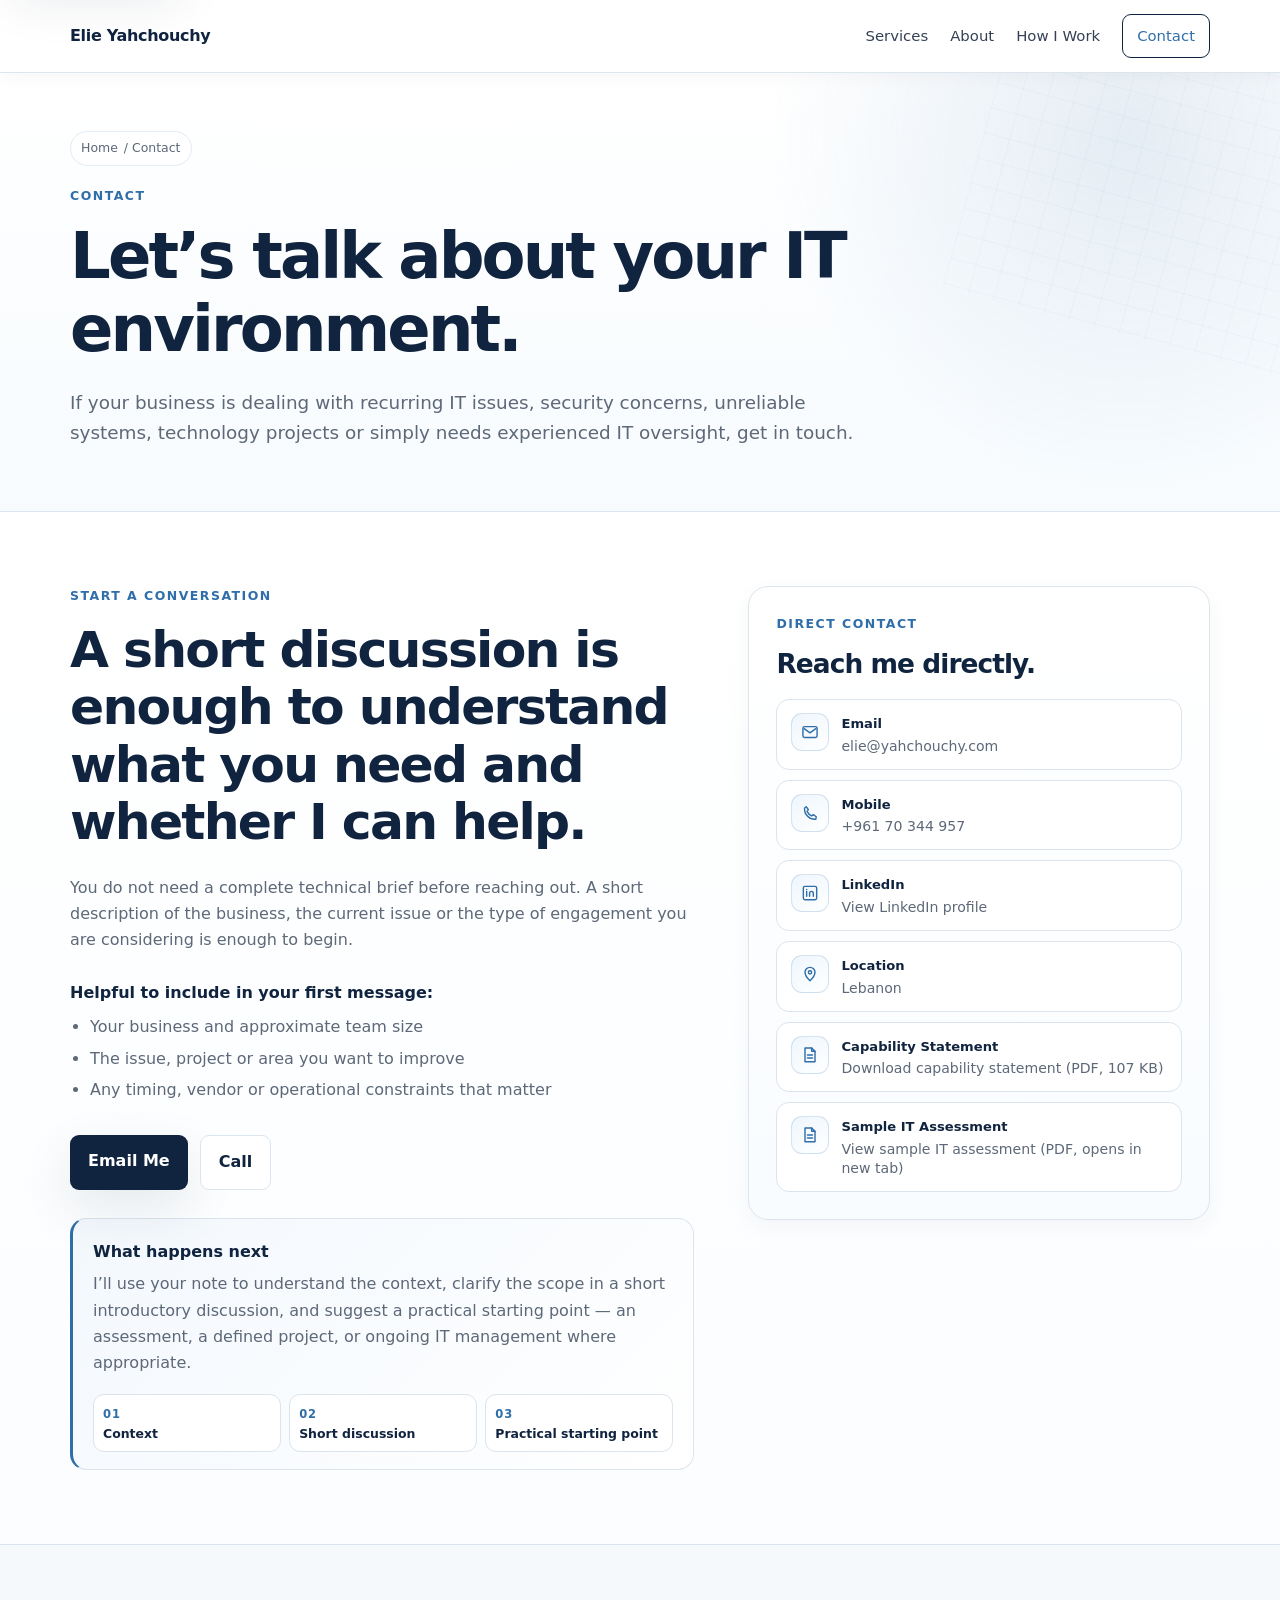
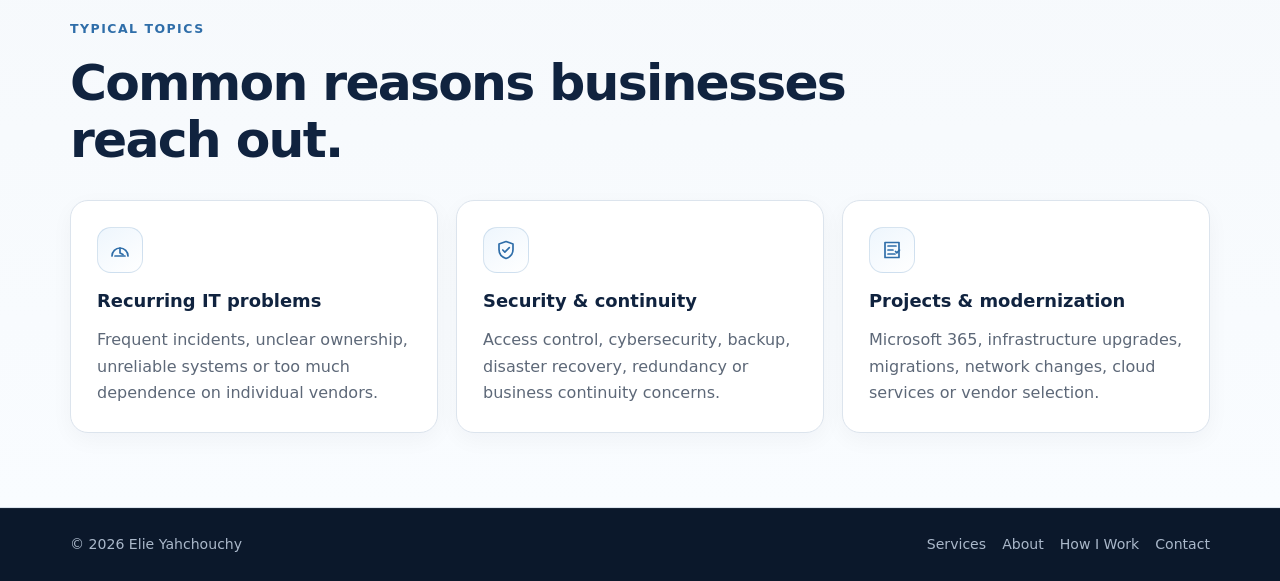
<file: contact.html>
<!DOCTYPE html>

<html lang="en"><head><meta charset="utf-8"/><meta content="width=device-width,initial-scale=1" name="viewport"/><title>Contact Elie Yahchouchy | IT Consulting Lebanon</title><meta content="Contact Elie Yahchouchy for senior IT consulting, assessments, fractional IT management, Microsoft 365, infrastructure, cybersecurity and continuity in Lebanon." name="description"/><link href="https://yahchouchy.com/contact.html" rel="canonical"/><meta content="Contact Elie Yahchouchy | IT Consulting Lebanon" property="og:title"/><meta content="Contact Elie Yahchouchy for senior IT consulting, assessments, fractional IT management, Microsoft 365, infrastructure, cybersecurity and continuity in Lebanon." property="og:description"/><meta content="website" property="og:type"/><meta content="https://yahchouchy.com/contact.html" property="og:url"/><meta content="#10233f" name="theme-color"/><link href="styles.css?v=5.0" rel="stylesheet"/><meta content="Elie Yahchouchy IT Consulting" property="og:site_name"/><meta content="https://yahchouchy.com/elie-yahchouchy-social-card.jpg" property="og:image"/><meta content="1200" property="og:image:width"/><meta content="630" property="og:image:height"/><meta content="Elie Yahchouchy - Senior IT Consultant and Fractional IT Manager" property="og:image:alt"/><meta content="summary_large_image" name="twitter:card"/><meta content="Contact Elie Yahchouchy | IT Consulting Lebanon" name="twitter:title"/><meta content="Contact Elie Yahchouchy for senior IT consulting, assessments, fractional IT management, Microsoft 365, infrastructure, cybersecurity and continuity in Lebanon." name="twitter:description"/><meta content="https://yahchouchy.com/elie-yahchouchy-social-card.jpg" name="twitter:image"/><meta content="Elie Yahchouchy - Senior IT Consultant and Fractional IT Manager" name="twitter:image:alt"/><link href="favicon.ico" rel="icon" sizes="any"/><link href="favicon.svg" rel="icon" type="image/svg+xml"/><link href="apple-touch-icon.png" rel="apple-touch-icon"/></head><body class="site-v50 page-contact"><a class="skip-link" href="#main-content">Skip to content</a><header class="site-header"><div class="container nav"><a class="brand" href="index.html">Elie Yahchouchy</a><nav aria-label="Primary navigation" class="primary-nav"><a href="services.html">Services</a><a href="about.html">About</a><a href="engagement.html">How I Work</a><a aria-current="page" class="nav-cta" href="contact.html">Contact</a></nav><details class="mobile-menu"><summary>Menu</summary><nav aria-label="Mobile navigation" class="mobile-menu-panel"><a href="services.html">Services</a><a href="about.html">About</a><a href="engagement.html">How I Work</a><a aria-current="page" class="mobile-contact" href="contact.html">Contact</a></nav></details></div></header>
<main id="main-content"><section class="page-hero page-hero-modern"><div class="container"><div class="breadcrumb"><a href="index.html">Home</a> / Contact</div><p class="eyebrow">Contact</p><h1>Let’s talk about your IT environment.</h1><p class="lead">If your business is dealing with recurring IT issues, security concerns, unreliable systems, technology projects or simply needs experienced IT oversight, get in touch.</p></div></section>
<section class="section contact-main-section"><div class="container contact-grid"><div><p class="eyebrow">Start a Conversation</p><h2>A short discussion is enough to understand what you need and whether I can help.</h2><p class="prose">You do not need a complete technical brief before reaching out. A short description of the business, the current issue or the type of engagement you are considering is enough to begin.</p><p class="contact-note-title">Helpful to include in your first message:</p><ul class="contact-prompts"><li>Your business and approximate team size</li><li>The issue, project or area you want to improve</li><li>Any timing, vendor or operational constraints that matter</li></ul><div class="hero-actions"><a class="button primary" href="mailto:elie@yahchouchy.com?subject=IT%20Consulting%20Inquiry">Email Me</a><a class="button secondary" href="tel:+96170344957">Call</a></div><div class="next-step-box next-step-box-modern">
<p class="next-step-kicker">What happens next</p>
<p>I’ll use your note to understand the context, clarify the scope in a short introductory discussion, and suggest a practical starting point — an assessment, a defined project, or ongoing IT management where appropriate.</p>
<div aria-label="What happens next" class="next-step-rail"><div class="next-step-item"><strong>01</strong><span>Context</span></div><div class="next-step-item"><strong>02</strong><span>Short discussion</span></div><div class="next-step-item"><strong>03</strong><span>Practical starting point</span></div></div></div></div>
<aside class="contact-panel"><p class="eyebrow">Direct Contact</p><h2>Reach me directly.</h2><div class="contact-method-grid"><div class="contact-method-card"><span aria-hidden="true" class="contact-method-icon"><svg viewbox="0 0 24 24"><rect height="13" rx="2" width="17" x="3.5" y="5.5"></rect><path d="m5 8 7 5 7-5"></path></svg></span><div><strong>Email</strong><a href="mailto:elie@yahchouchy.com">elie@yahchouchy.com</a></div></div><div class="contact-method-card"><span aria-hidden="true" class="contact-method-icon"><svg viewbox="0 0 24 24"><path d="M7.5 4.5 10 8 8.5 10c1.2 2.6 2.9 4.3 5.5 5.5L16 14l3.5 2.5-.5 3c-7.7.7-14.2-5.8-13.5-13.5z"></path></svg></span><div><strong>Mobile</strong><a href="tel:+96170344957">+961 70 344 957</a></div></div><div class="contact-method-card"><span aria-hidden="true" class="contact-method-icon"><svg viewbox="0 0 24 24"><rect height="16" rx="2" width="16" x="4" y="4"></rect><path d="M8 10v6M8 7.6v.2M11.5 16v-3.4c0-1.5.9-2.6 2.3-2.6 1.5 0 2.2 1 2.2 2.8V16"></path></svg></span><div><strong>LinkedIn</strong><a href="https://www.linkedin.com/in/elie-yahchouchy-b7b873a9/" rel="me noopener noreferrer" target="_blank">View LinkedIn profile</a></div></div><div class="contact-method-card"><span aria-hidden="true" class="contact-method-icon"><svg viewbox="0 0 24 24"><path d="M12 20s6-5.2 6-10a6 6 0 1 0-12 0c0 4.8 6 10 6 10Z"></path><circle cx="12" cy="10" r="2"></circle></svg></span><div><strong>Location</strong><span>Lebanon</span></div></div><div class="contact-method-card"><span aria-hidden="true" class="contact-method-icon"><svg viewbox="0 0 24 24"><path d="M6 3.5h8l4 4V20H6z"></path><path d="M14 3.5v4h4M9 12h6M9 15.5h6"></path></svg></span><div><strong>Capability Statement</strong><a download="" href="Elie-Yahchouchy-IT-Consulting-Capability-Statement.pdf">Download capability statement (PDF, 107 KB)</a></div></div><div class="contact-method-card"><span aria-hidden="true" class="contact-method-icon"><svg viewbox="0 0 24 24"><path d="M6 3.5h8l4 4V20H6z"></path><path d="M14 3.5v4h4M9 12h6M9 15.5h6"></path></svg></span><div><strong>Sample IT Assessment</strong><a href="Elie-Yahchouchy-Sample-IT-Infrastructure-Assessment.pdf" rel="noopener noreferrer" target="_blank">View sample IT assessment (PDF, opens in new tab)</a></div></div></div></aside></div></section>
<section class="section section-alt contact-topics-section"><div class="container"><p class="eyebrow">Typical Topics</p><h2>Common reasons businesses reach out.</h2><div class="cards"><article class="card topic-card modern-icon-card"><span aria-hidden="true" class="modern-icon"><svg viewbox="0 0 24 24"><path d="M4 18a8 8 0 1 1 16 0"></path><path d="M12 10v5l3 1.5"></path><path d="M7 18h10"></path></svg></span><h3>Recurring IT problems</h3><p>Frequent incidents, unclear ownership, unreliable systems or too much dependence on individual vendors.</p></article><article class="card topic-card modern-icon-card"><span aria-hidden="true" class="modern-icon"><svg viewbox="0 0 24 24"><path d="M12 3.5 19 6v5.6c0 4.45-2.55 7.45-7 8.9-4.45-1.45-7-4.45-7-8.9V6Z"></path><path d="m8.8 12 2.05 2.05 4.45-4.45"></path></svg></span><h3>Security &amp; continuity</h3><p>Access control, cybersecurity, backup, disaster recovery, redundancy or business continuity concerns.</p></article><article class="card topic-card modern-icon-card"><span aria-hidden="true" class="modern-icon"><svg viewbox="0 0 24 24"><path d="M5 4.5h14v15H5z"></path><path d="M8 8h8M8 12h5M8 16h7"></path><path d="m15.5 13.5 1.3 1.3 2.7-2.7"></path></svg></span><h3>Projects &amp; modernization</h3><p>Microsoft 365, infrastructure upgrades, migrations, network changes, cloud services or vendor selection.</p></article></div></div></section></main>
<footer><div class="container footer-row"><span>© <span id="year"></span> Elie Yahchouchy</span><nav aria-label="Footer navigation" class="footer-links"><a href="services.html">Services</a><a href="about.html">About</a><a href="engagement.html">How I Work</a><a href="contact.html">Contact</a></nav></div></footer><script>document.getElementById("year").textContent=new Date().getFullYear();</script></body></html>
</file>
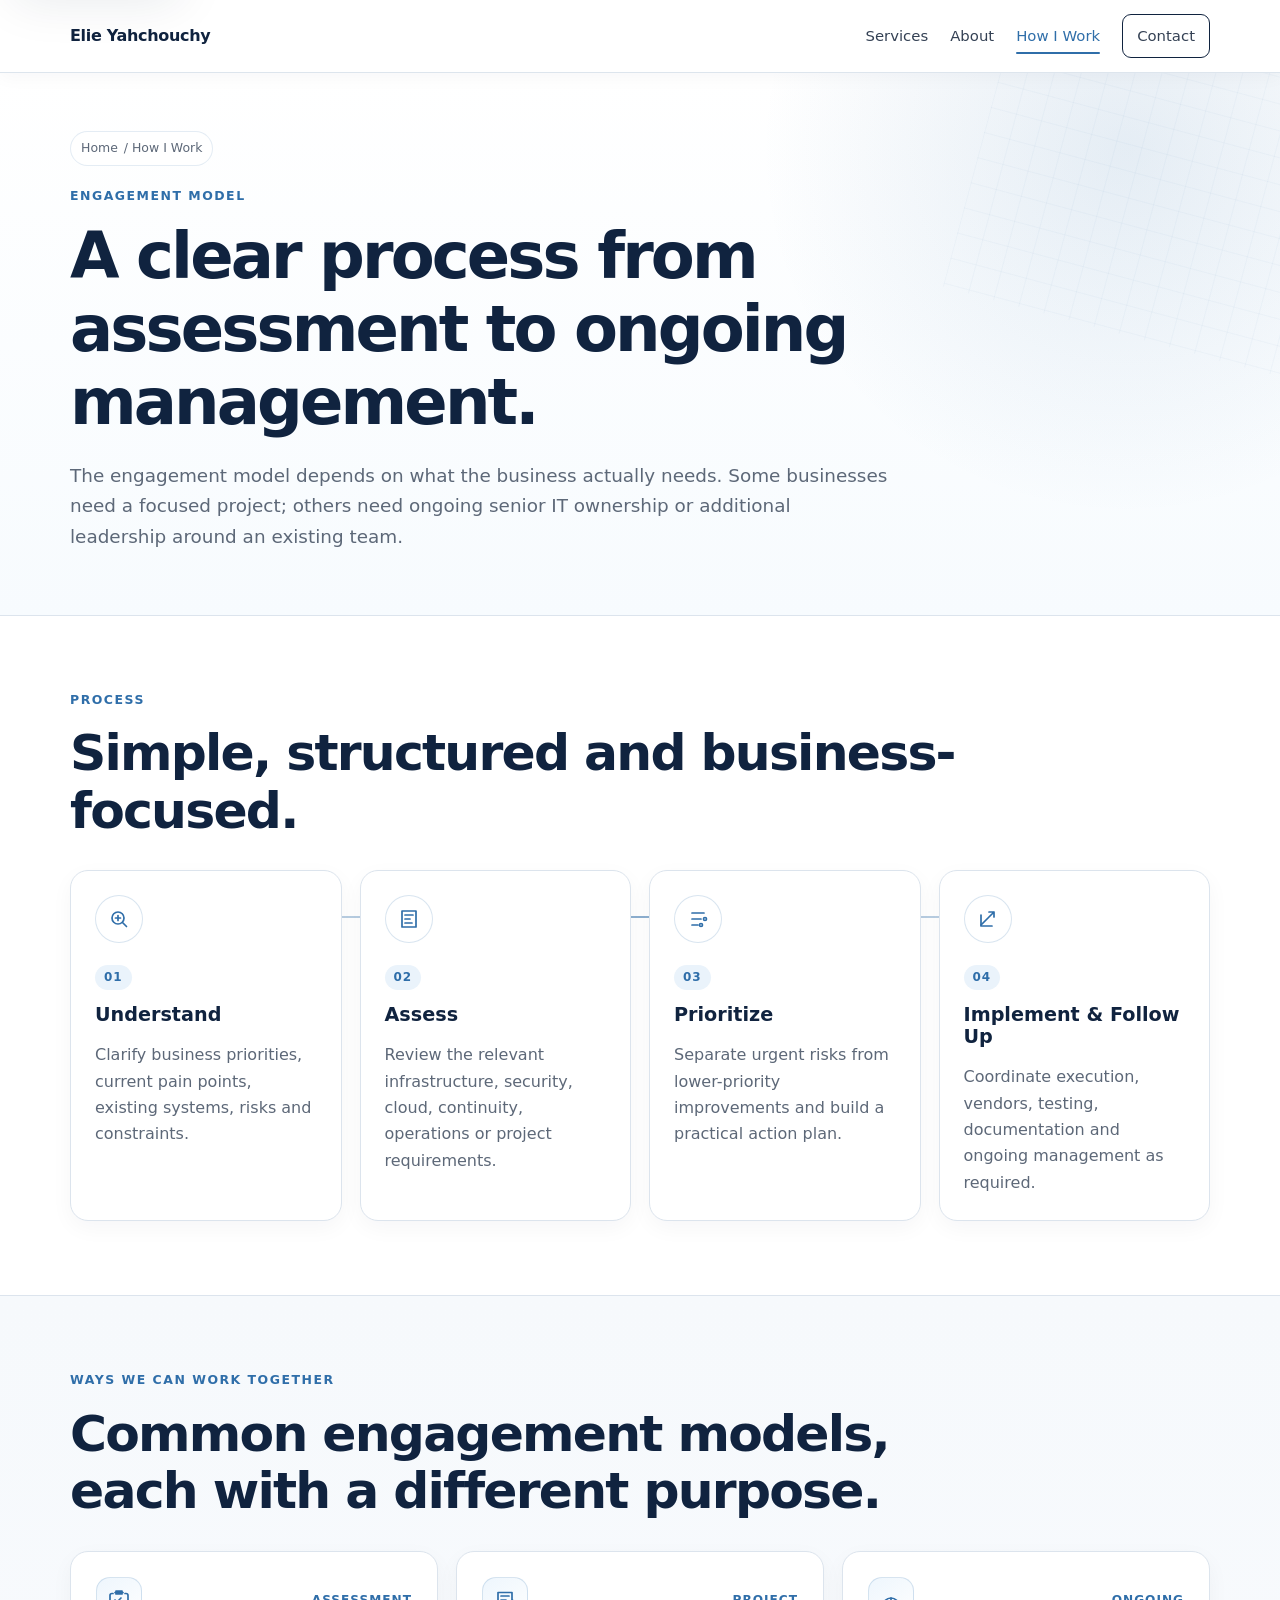
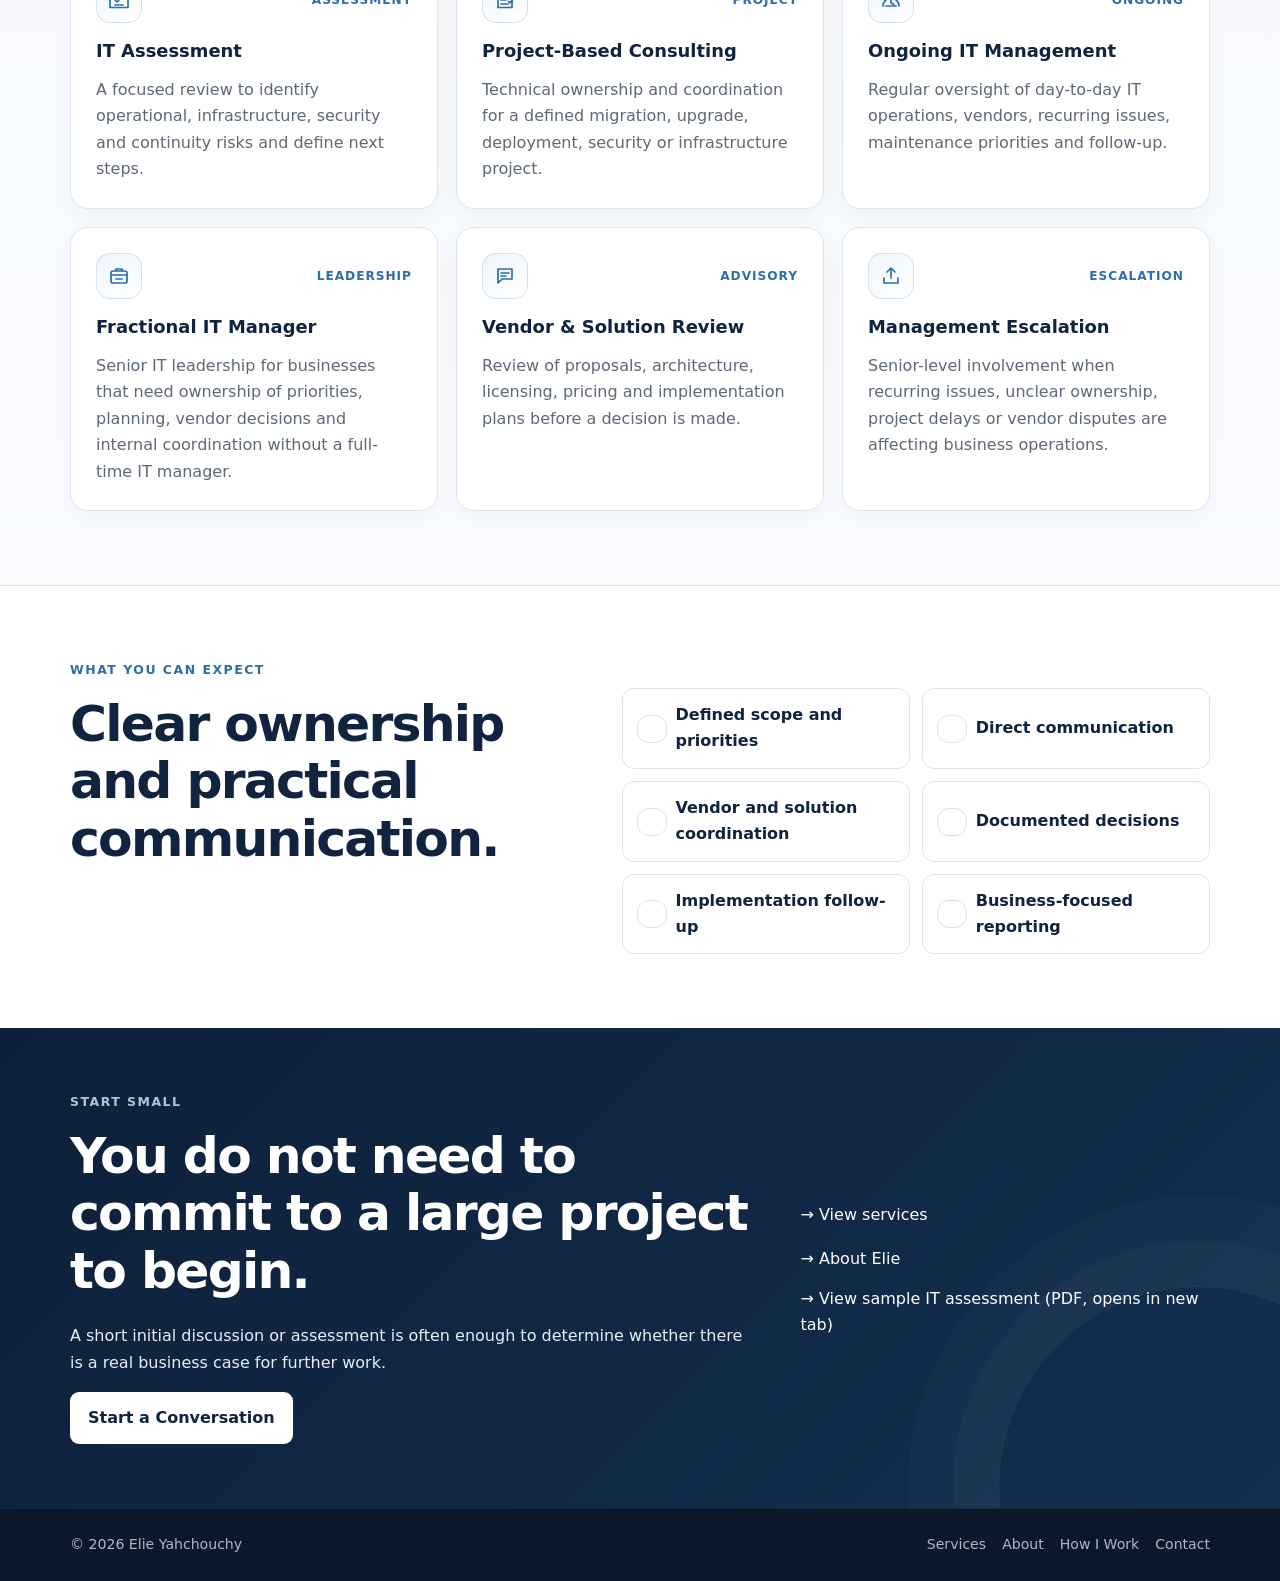
<file: engagement.html>
<!DOCTYPE html>

<html lang="en"><head><meta charset="utf-8"/><meta content="width=device-width,initial-scale=1" name="viewport"/><title>How I Work | IT Consulting Engagements</title><meta content="See how IT consulting engagements work with Elie Yahchouchy: assessment, project consulting, ongoing IT management and fractional IT leadership." name="description"/><link href="https://yahchouchy.com/engagement.html" rel="canonical"/><meta content="How I Work | IT Consulting Engagements" property="og:title"/><meta content="See how IT consulting engagements work with Elie Yahchouchy: assessment, project consulting, ongoing IT management and fractional IT leadership." property="og:description"/><meta content="website" property="og:type"/><meta content="https://yahchouchy.com/engagement.html" property="og:url"/><meta content="#10233f" name="theme-color"/><link href="styles.css?v=5.0" rel="stylesheet"/><meta content="Elie Yahchouchy IT Consulting" property="og:site_name"/><meta content="https://yahchouchy.com/elie-yahchouchy-social-card.jpg" property="og:image"/><meta content="1200" property="og:image:width"/><meta content="630" property="og:image:height"/><meta content="Elie Yahchouchy - Senior IT Consultant and Fractional IT Manager" property="og:image:alt"/><meta content="summary_large_image" name="twitter:card"/><meta content="How I Work | IT Consulting Engagements" name="twitter:title"/><meta content="See how IT consulting engagements work with Elie Yahchouchy: assessment, project consulting, ongoing IT management and fractional IT leadership." name="twitter:description"/><meta content="https://yahchouchy.com/elie-yahchouchy-social-card.jpg" name="twitter:image"/><meta content="Elie Yahchouchy - Senior IT Consultant and Fractional IT Manager" name="twitter:image:alt"/><link href="favicon.ico" rel="icon" sizes="any"/><link href="favicon.svg" rel="icon" type="image/svg+xml"/><link href="apple-touch-icon.png" rel="apple-touch-icon"/></head><body class="site-v50 page-engagement"><a class="skip-link" href="#main-content">Skip to content</a><header class="site-header"><div class="container nav"><a class="brand" href="index.html">Elie Yahchouchy</a><nav aria-label="Primary navigation" class="primary-nav"><a href="services.html">Services</a><a href="about.html">About</a><a aria-current="page" href="engagement.html">How I Work</a><a class="nav-cta" href="contact.html">Contact</a></nav><details class="mobile-menu"><summary>Menu</summary><nav aria-label="Mobile navigation" class="mobile-menu-panel"><a href="services.html">Services</a><a href="about.html">About</a><a aria-current="page" href="engagement.html">How I Work</a><a class="mobile-contact" href="contact.html">Contact</a></nav></details></div></header>
<main id="main-content"><section class="page-hero page-hero-modern"><div class="container"><div class="breadcrumb"><a href="index.html">Home</a> / How I Work</div><p class="eyebrow">Engagement Model</p><h1>A clear process from assessment to ongoing management.</h1><p class="lead">The engagement model depends on what the business actually needs. Some businesses need a focused project; others need ongoing senior IT ownership or additional leadership around an existing team.</p></div></section>
<section class="section"><div class="container"><p class="eyebrow">Process</p><h2>Simple, structured and business-focused.</h2><div class="process process-modern"><div class="process-step"><span aria-hidden="true" class="process-icon"><svg viewbox="0 0 24 24"><circle cx="11" cy="11" r="6"></circle><path d="m15.5 15.5 4 4M8.5 11h5M11 8.5v5"></path></svg></span><strong>01</strong><h3>Understand</h3><p>Clarify business priorities, current pain points, existing systems, risks and constraints.</p></div><div class="process-step"><span aria-hidden="true" class="process-icon"><svg viewbox="0 0 24 24"><path d="M5 4h14v16H5z"></path><path d="M8 8h8M8 12h5M8 16h7"></path></svg></span><strong>02</strong><h3>Assess</h3><p>Review the relevant infrastructure, security, cloud, continuity, operations or project requirements.</p></div><div class="process-step"><span aria-hidden="true" class="process-icon"><svg viewbox="0 0 24 24"><path d="M6 6h12M6 12h9M6 18h6"></path><circle cx="19" cy="12" r="1.5"></circle><circle cx="15" cy="18" r="1.5"></circle></svg></span><strong>03</strong><h3>Prioritize</h3><p>Separate urgent risks from lower-priority improvements and build a practical action plan.</p></div><div class="process-step"><span aria-hidden="true" class="process-icon"><svg viewbox="0 0 24 24"><path d="M5 18 18 5M13 5h5v5"></path><path d="M5 8v11h11"></path></svg></span><strong>04</strong><h3>Implement &amp; Follow Up</h3><p>Coordinate execution, vendors, testing, documentation and ongoing management as required.</p></div></div></div></section>
<section class="section section-alt engagement-models-section"><div class="container"><p class="eyebrow">Ways We Can Work Together</p><h2>Common engagement models, each with a different purpose.</h2><div class="cards"><article class="card engagement-card modern-icon-card"><div class="modern-card-top"><span aria-hidden="true" class="modern-icon"><svg viewbox="0 0 24 24"><path d="M8 4.5h8M9 3h6v3H9z"></path><path d="M6 5.5H5a2 2 0 0 0-2 2v12h18v-12a2 2 0 0 0-2-2h-1"></path><path d="m8 12 2 2 4-4"></path><path d="M8 17h8"></path></svg></span><span class="mini">Assessment</span></div><h3>IT Assessment</h3><p>A focused review to identify operational, infrastructure, security and continuity risks and define next steps.</p></article><article class="card engagement-card modern-icon-card"><div class="modern-card-top"><span aria-hidden="true" class="modern-icon"><svg viewbox="0 0 24 24"><path d="M5 4.5h14v15H5z"></path><path d="M8 8h8M8 12h5M8 16h7"></path><path d="m15.5 13.5 1.3 1.3 2.7-2.7"></path></svg></span><span class="mini">Project</span></div><h3>Project-Based Consulting</h3><p>Technical ownership and coordination for a defined migration, upgrade, deployment, security or infrastructure project.</p></article><article class="card engagement-card modern-icon-card"><div class="modern-card-top"><span aria-hidden="true" class="modern-icon"><svg viewbox="0 0 24 24"><path d="M4 18a8 8 0 1 1 16 0"></path><path d="M12 10v5l3 1.5"></path><path d="M7 18h10"></path></svg></span><span class="mini">Ongoing</span></div><h3>Ongoing IT Management</h3><p>Regular oversight of day-to-day IT operations, vendors, recurring issues, maintenance priorities and follow-up.</p></article><article class="card engagement-card modern-icon-card"><div class="modern-card-top"><span aria-hidden="true" class="modern-icon"><svg viewbox="0 0 24 24"><rect height="12" rx="2" width="16" x="4" y="7"></rect><path d="M9 7V5h6v2M4 11h16M9 15h6"></path></svg></span><span class="mini">Leadership</span></div><h3>Fractional IT Manager</h3><p>Senior IT leadership for businesses that need ownership of priorities, planning, vendor decisions and internal coordination without a full-time IT manager.</p></article><article class="card engagement-card modern-icon-card"><div class="modern-card-top"><span aria-hidden="true" class="modern-icon"><svg viewbox="0 0 24 24"><path d="M5 5h14v10H9l-4 4z"></path><path d="M8 9h8M8 12h5"></path></svg></span><span class="mini">Advisory</span></div><h3>Vendor &amp; Solution Review</h3><p>Review of proposals, architecture, licensing, pricing and implementation plans before a decision is made.</p></article><article class="card engagement-card modern-icon-card"><div class="modern-card-top"><span aria-hidden="true" class="modern-icon"><svg viewbox="0 0 24 24"><path d="M12 4v10M8 8l4-4 4 4"></path><path d="M5 14v5h14v-5"></path></svg></span><span class="mini">Escalation</span></div><h3>Management Escalation</h3><p>Senior-level involvement when recurring issues, unclear ownership, project delays or vendor disputes are affecting business operations.</p></article></div></div></section>
<section class="section"><div class="container split"><div><p class="eyebrow">What You Can Expect</p><h2>Clear ownership and practical communication.</h2></div><div class="checks expectation-grid"><span><span aria-hidden="true" class="check-icon"><svg viewbox="0 0 24 24"><circle cx="12" cy="12" r="8.5"></circle><path d="m8.5 12 2.2 2.2 4.8-4.8"></path></svg></span>Defined scope and priorities</span><span><span aria-hidden="true" class="check-icon"><svg viewbox="0 0 24 24"><circle cx="12" cy="12" r="8.5"></circle><path d="m8.5 12 2.2 2.2 4.8-4.8"></path></svg></span>Direct communication</span><span><span aria-hidden="true" class="check-icon"><svg viewbox="0 0 24 24"><circle cx="12" cy="12" r="8.5"></circle><path d="m8.5 12 2.2 2.2 4.8-4.8"></path></svg></span>Vendor and solution coordination</span><span><span aria-hidden="true" class="check-icon"><svg viewbox="0 0 24 24"><circle cx="12" cy="12" r="8.5"></circle><path d="m8.5 12 2.2 2.2 4.8-4.8"></path></svg></span>Documented decisions</span><span><span aria-hidden="true" class="check-icon"><svg viewbox="0 0 24 24"><circle cx="12" cy="12" r="8.5"></circle><path d="m8.5 12 2.2 2.2 4.8-4.8"></path></svg></span>Implementation follow-up</span><span><span aria-hidden="true" class="check-icon"><svg viewbox="0 0 24 24"><circle cx="12" cy="12" r="8.5"></circle><path d="m8.5 12 2.2 2.2 4.8-4.8"></path></svg></span>Business-focused reporting</span></div></div></section>
<section class="band"><div class="container band-grid"><div><p class="eyebrow light">Start Small</p><h2>You do not need to commit to a large project to begin.</h2><p>A short initial discussion or assessment is often enough to determine whether there is a real business case for further work.</p><a class="button light" href="contact.html">Start a Conversation</a></div><div class="band-links"><a href="services.html">→ View services</a><a href="about.html">→ About Elie</a><a href="Elie-Yahchouchy-Sample-IT-Infrastructure-Assessment.pdf" rel="noopener noreferrer" target="_blank">→ View sample IT assessment (PDF, opens in new tab)</a></div></div></section></main>
<footer><div class="container footer-row"><span>© <span id="year"></span> Elie Yahchouchy</span><nav aria-label="Footer navigation" class="footer-links"><a href="services.html">Services</a><a href="about.html">About</a><a href="engagement.html">How I Work</a><a href="contact.html">Contact</a></nav></div></footer><script>document.getElementById("year").textContent=new Date().getFullYear();</script></body></html>
</file>
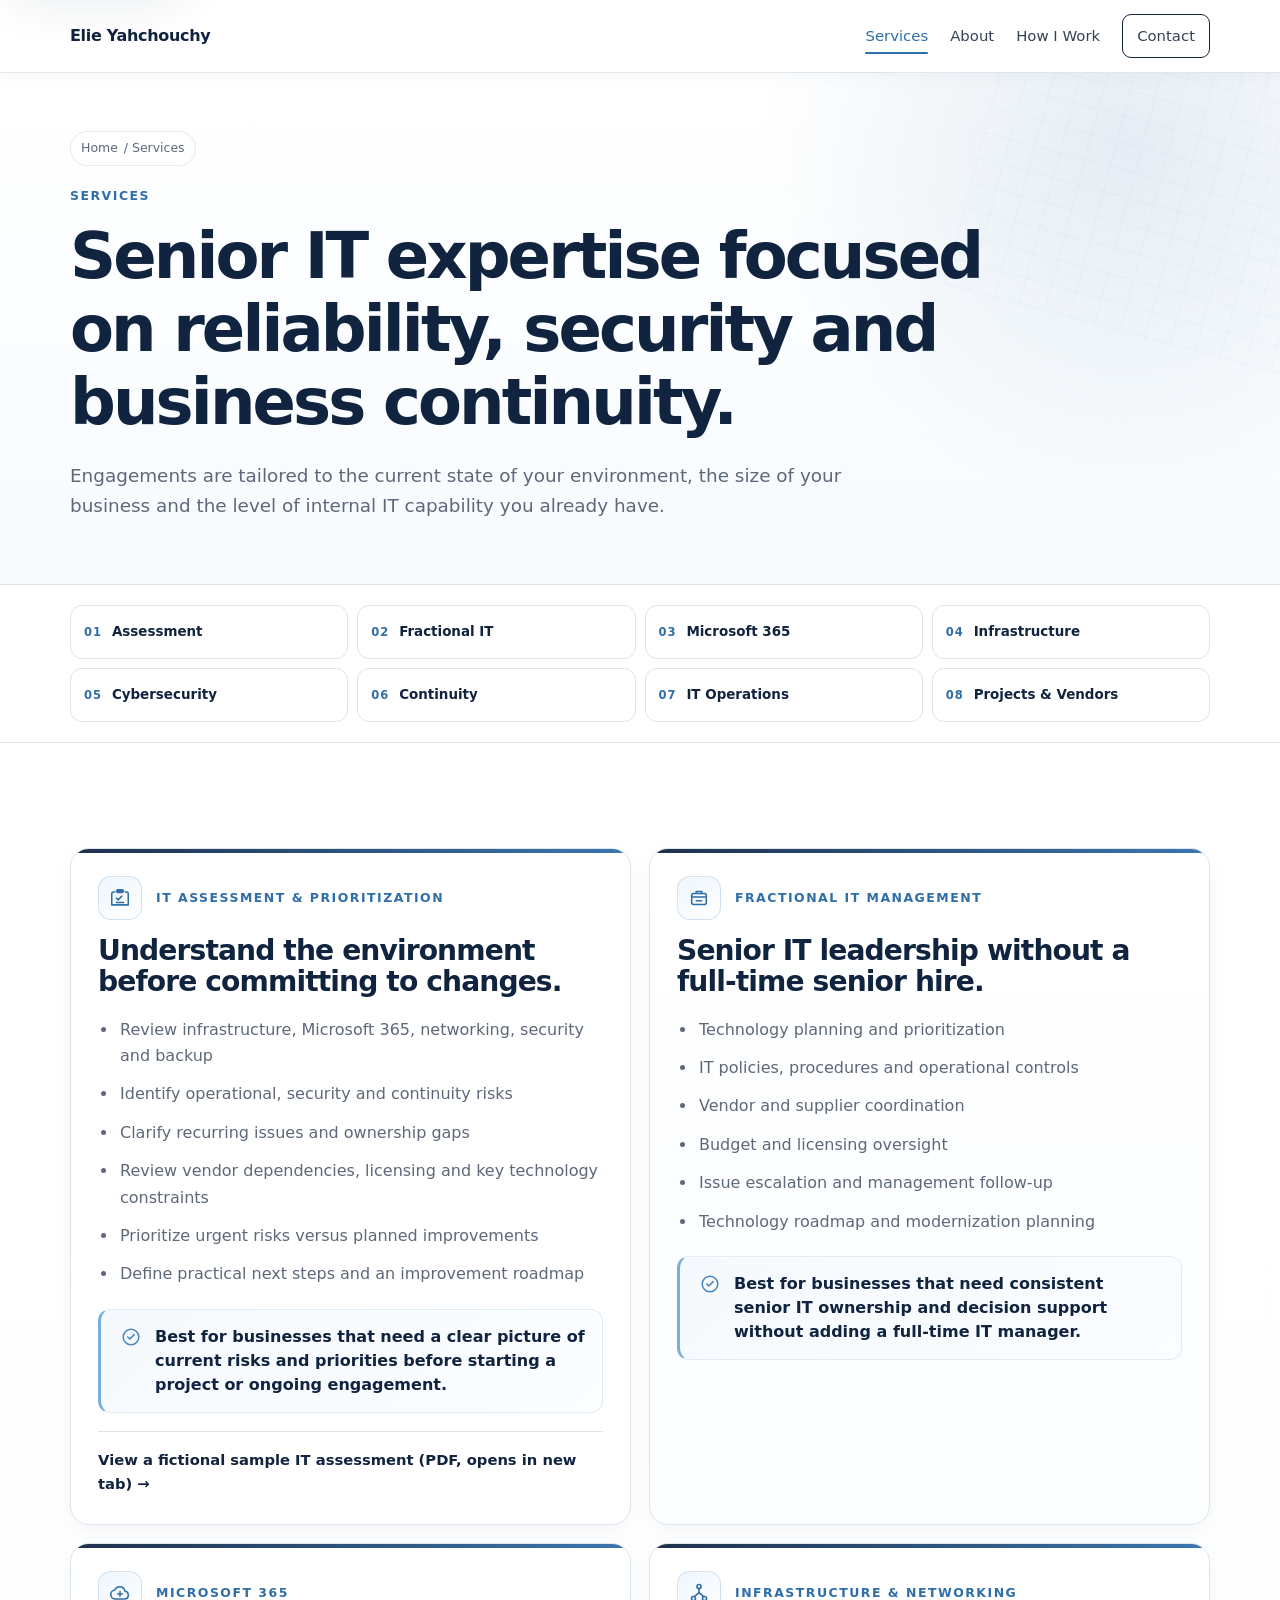
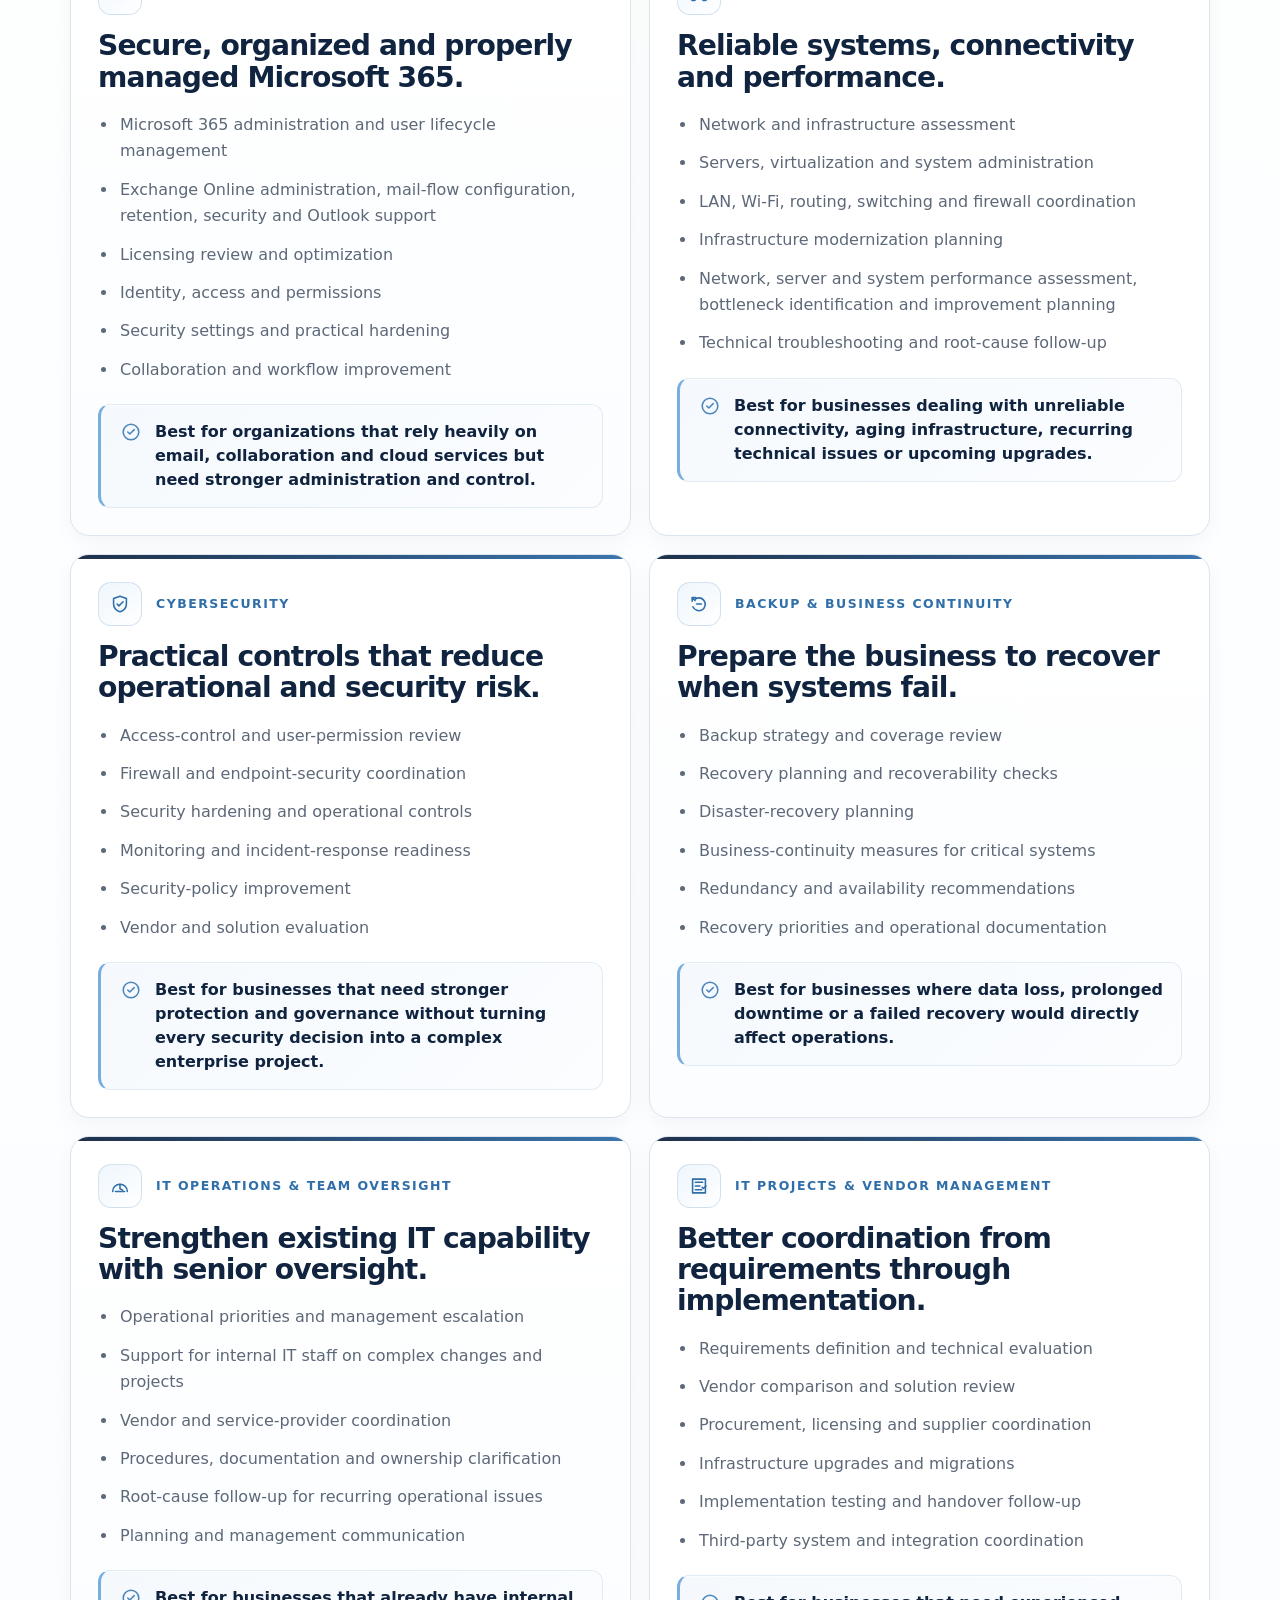
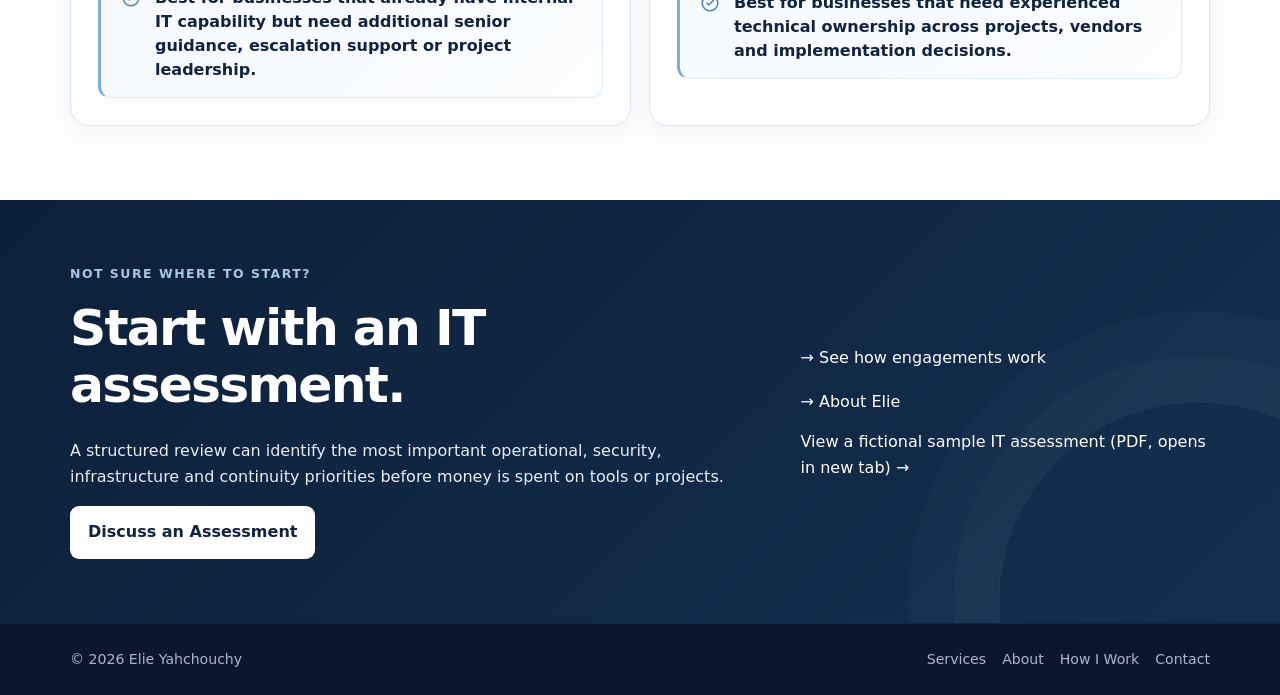
<file: services.html>
<!DOCTYPE html>

<html lang="en"><head><meta charset="utf-8"/><meta content="width=device-width,initial-scale=1" name="viewport"/><title>IT Consulting Services | Elie Yahchouchy</title><meta content="Senior IT consulting for SMEs: IT assessments, fractional management, Microsoft 365, infrastructure, cybersecurity, continuity and vendor coordination." name="description"/><link href="https://yahchouchy.com/services.html" rel="canonical"/><meta content="IT Consulting Services | Elie Yahchouchy" property="og:title"/><meta content="Senior IT consulting for SMEs: IT assessments, fractional management, Microsoft 365, infrastructure, cybersecurity, continuity and vendor coordination." property="og:description"/><meta content="website" property="og:type"/><meta content="https://yahchouchy.com/services.html" property="og:url"/><meta content="#10233f" name="theme-color"/><link href="styles.css?v=5.0" rel="stylesheet"/><meta content="Elie Yahchouchy IT Consulting" property="og:site_name"/><meta content="https://yahchouchy.com/elie-yahchouchy-social-card.jpg" property="og:image"/><meta content="1200" property="og:image:width"/><meta content="630" property="og:image:height"/><meta content="Elie Yahchouchy - Senior IT Consultant and Fractional IT Manager" property="og:image:alt"/><meta content="summary_large_image" name="twitter:card"/><meta content="IT Consulting Services | Elie Yahchouchy" name="twitter:title"/><meta content="Senior IT consulting for SMEs: IT assessments, fractional management, Microsoft 365, infrastructure, cybersecurity, continuity and vendor coordination." name="twitter:description"/><meta content="https://yahchouchy.com/elie-yahchouchy-social-card.jpg" name="twitter:image"/><meta content="Elie Yahchouchy - Senior IT Consultant and Fractional IT Manager" name="twitter:image:alt"/><link href="favicon.ico" rel="icon" sizes="any"/><link href="favicon.svg" rel="icon" type="image/svg+xml"/><link href="apple-touch-icon.png" rel="apple-touch-icon"/></head><body class="site-v50 page-services"><a class="skip-link" href="#main-content">Skip to content</a><header class="site-header"><div class="container nav"><a class="brand" href="index.html">Elie Yahchouchy</a><nav aria-label="Primary navigation" class="primary-nav"><a aria-current="page" href="services.html">Services</a><a href="about.html">About</a><a href="engagement.html">How I Work</a><a class="nav-cta" href="contact.html">Contact</a></nav><details class="mobile-menu"><summary>Menu</summary><nav aria-label="Mobile navigation" class="mobile-menu-panel"><a aria-current="page" href="services.html">Services</a><a href="about.html">About</a><a href="engagement.html">How I Work</a><a class="mobile-contact" href="contact.html">Contact</a></nav></details></div></header>
<main id="main-content"><section class="page-hero page-hero-modern"><div class="container"><div class="breadcrumb"><a href="index.html">Home</a> / Services</div><p class="eyebrow">Services</p><h1>Senior IT expertise focused on reliability, security and business continuity.</h1><p class="lead">Engagements are tailored to the current state of your environment, the size of your business and the level of internal IT capability you already have.</p></div></section><section aria-label="Quick service navigation" class="service-index"><div class="container"><nav aria-label="Services" class="service-index-grid"><a href="#assessment"><span class="service-index-num">01</span><span class="service-index-label">Assessment</span></a><a href="#fractional-it"><span class="service-index-num">02</span><span class="service-index-label">Fractional IT</span></a><a href="#microsoft-365"><span class="service-index-num">03</span><span class="service-index-label">Microsoft 365</span></a><a href="#infrastructure-networking"><span class="service-index-num">04</span><span class="service-index-label">Infrastructure</span></a><a href="#cybersecurity"><span class="service-index-num">05</span><span class="service-index-label">Cybersecurity</span></a><a href="#business-continuity"><span class="service-index-num">06</span><span class="service-index-label">Continuity</span></a><a href="#it-operations"><span class="service-index-num">07</span><span class="service-index-label">IT Operations</span></a><a href="#projects-vendors"><span class="service-index-num">08</span><span class="service-index-label">Projects &amp; Vendors</span></a></nav></div></section>
<section class="section services-grid-section"><div class="container"><div class="service-list service-list-modern">
<article class="service-block service-block-modern" id="assessment"><div class="service-block-head"><span aria-hidden="true" class="feature-icon"><svg viewbox="0 0 24 24"><path d="M8 4.5h8M9 3h6v3H9z"></path><path d="M6 5.5H5a2 2 0 0 0-2 2v12h18v-12a2 2 0 0 0-2-2h-1"></path><path d="m8 12 2 2 4-4"></path><path d="M8 17h8"></path></svg></span><p class="eyebrow">IT Assessment &amp; Prioritization</p></div><h2 class="service-title">Understand the environment before committing to changes.</h2><ul><li>Review infrastructure, Microsoft 365, networking, security and backup</li><li>Identify operational, security and continuity risks</li><li>Clarify recurring issues and ownership gaps</li><li>Review vendor dependencies, licensing and key technology constraints</li><li>Prioritize urgent risks versus planned improvements</li><li>Define practical next steps and an improvement roadmap</li></ul><div class="outcome outcome-modern"><span aria-hidden="true" class="outcome-icon"><svg viewbox="0 0 24 24"><circle cx="12" cy="12" r="8.5"></circle><path d="m8.5 12 2.2 2.2 4.8-4.8"></path></svg></span>Best for businesses that need a clear picture of current risks and priorities before starting a project or ongoing engagement.</div><div class="service-resource"><a href="Elie-Yahchouchy-Sample-IT-Infrastructure-Assessment.pdf" rel="noopener noreferrer" target="_blank">View a fictional sample IT assessment (PDF, opens in new tab) →</a></div></article>
<article class="service-block service-block-modern" id="fractional-it"><div class="service-block-head"><span aria-hidden="true" class="feature-icon"><svg viewbox="0 0 24 24"><rect height="12" rx="2" width="16" x="4" y="7"></rect><path d="M9 7V5h6v2M4 11h16M9 15h6"></path></svg></span><p class="eyebrow">Fractional IT Management</p></div><h2 class="service-title">Senior IT leadership without a full-time senior hire.</h2><ul><li>Technology planning and prioritization</li><li>IT policies, procedures and operational controls</li><li>Vendor and supplier coordination</li><li>Budget and licensing oversight</li><li>Issue escalation and management follow-up</li><li>Technology roadmap and modernization planning</li></ul><div class="outcome outcome-modern"><span aria-hidden="true" class="outcome-icon"><svg viewbox="0 0 24 24"><circle cx="12" cy="12" r="8.5"></circle><path d="m8.5 12 2.2 2.2 4.8-4.8"></path></svg></span>Best for businesses that need consistent senior IT ownership and decision support without adding a full-time IT manager.</div></article>
<article class="service-block service-block-modern" id="microsoft-365"><div class="service-block-head"><span aria-hidden="true" class="feature-icon"><svg viewbox="0 0 24 24"><path d="M7.5 18.5h9.25a4.25 4.25 0 0 0 .6-8.46A5.8 5.8 0 0 0 6.26 8.8a4.85 4.85 0 0 0 1.24 9.7Z"></path><path d="M9.5 13h5M12 10.5v5"></path></svg></span><p class="eyebrow">Microsoft 365</p></div><h2 class="service-title">Secure, organized and properly managed Microsoft 365.</h2><ul><li>Microsoft 365 administration and user lifecycle management</li><li>Exchange Online administration, mail-flow configuration, retention, security and Outlook support</li><li>Licensing review and optimization</li><li>Identity, access and permissions</li><li>Security settings and practical hardening</li><li>Collaboration and workflow improvement</li></ul><div class="outcome outcome-modern"><span aria-hidden="true" class="outcome-icon"><svg viewbox="0 0 24 24"><circle cx="12" cy="12" r="8.5"></circle><path d="m8.5 12 2.2 2.2 4.8-4.8"></path></svg></span>Best for organizations that rely heavily on email, collaboration and cloud services but need stronger administration and control.</div></article>
<article class="service-block service-block-modern" id="infrastructure-networking"><div class="service-block-head"><span aria-hidden="true" class="feature-icon"><svg viewbox="0 0 24 24"><circle cx="12" cy="5" r="2.25"></circle><circle cx="6" cy="18" r="2.25"></circle><circle cx="18" cy="18" r="2.25"></circle><path d="M12 7.25v4.25M12 11.5 6.9 15.9M12 11.5l5.1 4.4"></path></svg></span><p class="eyebrow">Infrastructure &amp; Networking</p></div><h2 class="service-title">Reliable systems, connectivity and performance.</h2><ul><li>Network and infrastructure assessment</li><li>Servers, virtualization and system administration</li><li>LAN, Wi-Fi, routing, switching and firewall coordination</li><li>Infrastructure modernization planning</li><li>Network, server and system performance assessment, bottleneck identification and improvement planning</li><li>Technical troubleshooting and root-cause follow-up</li></ul><div class="outcome outcome-modern"><span aria-hidden="true" class="outcome-icon"><svg viewbox="0 0 24 24"><circle cx="12" cy="12" r="8.5"></circle><path d="m8.5 12 2.2 2.2 4.8-4.8"></path></svg></span>Best for businesses dealing with unreliable connectivity, aging infrastructure, recurring technical issues or upcoming upgrades.</div></article>
<article class="service-block service-block-modern" id="cybersecurity"><div class="service-block-head"><span aria-hidden="true" class="feature-icon"><svg viewbox="0 0 24 24"><path d="M12 3.5 19 6v5.6c0 4.45-2.55 7.45-7 8.9-4.45-1.45-7-4.45-7-8.9V6Z"></path><path d="m8.8 12 2.05 2.05 4.45-4.45"></path></svg></span><p class="eyebrow">Cybersecurity</p></div><h2 class="service-title">Practical controls that reduce operational and security risk.</h2><ul><li>Access-control and user-permission review</li><li>Firewall and endpoint-security coordination</li><li>Security hardening and operational controls</li><li>Monitoring and incident-response readiness</li><li>Security-policy improvement</li><li>Vendor and solution evaluation</li></ul><div class="outcome outcome-modern"><span aria-hidden="true" class="outcome-icon"><svg viewbox="0 0 24 24"><circle cx="12" cy="12" r="8.5"></circle><path d="m8.5 12 2.2 2.2 4.8-4.8"></path></svg></span>Best for businesses that need stronger protection and governance without turning every security decision into a complex enterprise project.</div></article>
<article class="service-block service-block-modern" id="business-continuity"><div class="service-block-head"><span aria-hidden="true" class="feature-icon"><svg viewbox="0 0 24 24"><path d="M7 7.2A7 7 0 1 1 5.35 15"></path><path d="M4.5 9V5h4M4.5 5l3.2 3.2"></path><path d="M9.5 12h5"></path></svg></span><p class="eyebrow">Backup &amp; Business Continuity</p></div><h2 class="service-title">Prepare the business to recover when systems fail.</h2><ul><li>Backup strategy and coverage review</li><li>Recovery planning and recoverability checks</li><li>Disaster-recovery planning</li><li>Business-continuity measures for critical systems</li><li>Redundancy and availability recommendations</li><li>Recovery priorities and operational documentation</li></ul><div class="outcome outcome-modern"><span aria-hidden="true" class="outcome-icon"><svg viewbox="0 0 24 24"><circle cx="12" cy="12" r="8.5"></circle><path d="m8.5 12 2.2 2.2 4.8-4.8"></path></svg></span>Best for businesses where data loss, prolonged downtime or a failed recovery would directly affect operations.</div></article>
<article class="service-block service-block-modern" id="it-operations"><div class="service-block-head"><span aria-hidden="true" class="feature-icon"><svg viewbox="0 0 24 24"><path d="M4 18a8 8 0 1 1 16 0"></path><path d="M12 10v5l3 1.5"></path><path d="M7 18h10"></path></svg></span><p class="eyebrow">IT Operations &amp; Team Oversight</p></div><h2 class="service-title">Strengthen existing IT capability with senior oversight.</h2><ul><li>Operational priorities and management escalation</li><li>Support for internal IT staff on complex changes and projects</li><li>Vendor and service-provider coordination</li><li>Procedures, documentation and ownership clarification</li><li>Root-cause follow-up for recurring operational issues</li><li>Planning and management communication</li></ul><div class="outcome outcome-modern"><span aria-hidden="true" class="outcome-icon"><svg viewbox="0 0 24 24"><circle cx="12" cy="12" r="8.5"></circle><path d="m8.5 12 2.2 2.2 4.8-4.8"></path></svg></span>Best for businesses that already have internal IT capability but need additional senior guidance, escalation support or project leadership.</div></article><article class="service-block service-block-modern" id="projects-vendors"><div class="service-block-head"><span aria-hidden="true" class="feature-icon"><svg viewbox="0 0 24 24"><path d="M5 4.5h14v15H5z"></path><path d="M8 8h8M8 12h5M8 16h7"></path><path d="m15.5 13.5 1.3 1.3 2.7-2.7"></path></svg></span><p class="eyebrow">IT Projects &amp; Vendor Management</p></div><h2 class="service-title">Better coordination from requirements through implementation.</h2><ul><li>Requirements definition and technical evaluation</li><li>Vendor comparison and solution review</li><li>Procurement, licensing and supplier coordination</li><li>Infrastructure upgrades and migrations</li><li>Implementation testing and handover follow-up</li><li>Third-party system and integration coordination</li></ul><div class="outcome outcome-modern"><span aria-hidden="true" class="outcome-icon"><svg viewbox="0 0 24 24"><circle cx="12" cy="12" r="8.5"></circle><path d="m8.5 12 2.2 2.2 4.8-4.8"></path></svg></span>Best for businesses that need experienced technical ownership across projects, vendors and implementation decisions.</div></article>
</div></div></section>
<section class="band"><div class="container band-grid"><div><p class="eyebrow light">Not sure where to start?</p><h2>Start with an IT assessment.</h2><p>A structured review can identify the most important operational, security, infrastructure and continuity priorities before money is spent on tools or projects.</p><a class="button light" href="contact.html">Discuss an Assessment</a></div><div class="band-links"><a href="engagement.html">→ See how engagements work</a><a href="about.html">→ About Elie</a><a href="Elie-Yahchouchy-Sample-IT-Infrastructure-Assessment.pdf" rel="noopener noreferrer" target="_blank">View a fictional sample IT assessment (PDF, opens in new tab) →</a></div></div></section></main>
<footer><div class="container footer-row"><span>© <span id="year"></span> Elie Yahchouchy</span><nav aria-label="Footer navigation" class="footer-links"><a href="services.html">Services</a><a href="about.html">About</a><a href="engagement.html">How I Work</a><a href="contact.html">Contact</a></nav></div></footer><script>document.getElementById("year").textContent=new Date().getFullYear();</script></body></html>
</file>
<file: styles.css>
:root{--navy:#10233f;--ink:#182234;--muted:#5d6878;--line:#dce4ed;--soft:#f6f9fc;--white:#fff;--accent:#2f6ea9;--accent-soft:#eaf3fb;--shadow:0 18px 50px rgba(16,35,63,.10);--radius:16px}
*{box-sizing:border-box}html{scroll-behavior:smooth}body{margin:0;font-family:Inter,ui-sans-serif,system-ui,-apple-system,BlinkMacSystemFont,"Segoe UI",sans-serif;color:var(--ink);background:#fff;line-height:1.65}a{color:inherit}.container{width:min(1140px,calc(100% - 40px));margin:0 auto}
.site-header{position:sticky;top:0;z-index:50;background:rgba(255,255,255,.95);backdrop-filter:blur(10px);border-bottom:1px solid rgba(220,228,237,.95)}.nav{min-height:72px;display:flex;align-items:center;justify-content:space-between;gap:24px}.brand{text-decoration:none;font-weight:800;letter-spacing:-.02em;color:var(--navy)}.primary-nav{display:flex;align-items:center;gap:22px}.primary-nav a{text-decoration:none;color:#344154;font-size:.93rem}.primary-nav a:hover,.primary-nav a[aria-current="page"]{color:var(--accent)}.nav-cta{border:1px solid var(--navy);padding:9px 14px;border-radius:9px}
.hero{position:relative;overflow:hidden;padding:96px 0 78px;background:radial-gradient(circle at 85% 16%,rgba(47,110,169,.16),transparent 28%),linear-gradient(180deg,#fff 0%,#f8fbfe 100%);border-bottom:1px solid var(--line)}.hero:after{content:"";position:absolute;width:520px;height:520px;right:-180px;top:-210px;background-image:linear-gradient(rgba(47,110,169,.10) 1px,transparent 1px),linear-gradient(90deg,rgba(47,110,169,.10) 1px,transparent 1px);background-size:28px 28px;transform:rotate(18deg);opacity:.45}.hero-grid{position:relative;z-index:1;display:grid;grid-template-columns:1.25fr .75fr;gap:52px;align-items:center}
.eyebrow{margin:0 0 14px;text-transform:uppercase;letter-spacing:.12em;font-size:.78rem;font-weight:800;color:var(--accent)}.eyebrow.light{color:#a8c7e6}h1,h2,h3{margin-top:0;color:var(--navy);line-height:1.14}h1{font-size:clamp(2.8rem,6vw,5.2rem);letter-spacing:-.045em;margin-bottom:22px;max-width:800px}h2{font-size:clamp(2rem,4vw,3.15rem);letter-spacing:-.035em;margin-bottom:24px}h3{font-size:1.12rem;margin-bottom:10px}.lead{font-size:1.15rem;color:var(--muted);max-width:790px}
.hero-actions{display:flex;flex-wrap:wrap;gap:12px;margin-top:32px}.button{display:inline-block;text-decoration:none;font-weight:750;border-radius:9px;padding:13px 18px}.button.primary{background:var(--navy);color:#fff;box-shadow:var(--shadow)}.button.secondary{background:#fff;border:1px solid var(--line);color:var(--navy)}.button.light{background:#fff;color:var(--navy)}.trust-row{display:flex;flex-wrap:wrap;gap:18px;margin-top:32px;color:#536073;font-size:.9rem}.trust-row span:before{content:"•";color:var(--accent);margin-right:8px}
.hero-card{background:var(--navy);color:#e8eef6;padding:30px;border-radius:18px;box-shadow:var(--shadow)}.hero-card .card-kicker{color:#fff;font-weight:800;margin-top:0}.hero-card ul{margin:0;padding-left:20px}.hero-card li+li{margin-top:10px}
.section{padding:86px 0}.section-alt{background:var(--soft);border-top:1px solid var(--line);border-bottom:1px solid var(--line)}.split{display:grid;grid-template-columns:.9fr 1.1fr;gap:70px;align-items:start}.prose{color:var(--muted)}.cards{display:grid;grid-template-columns:repeat(3,1fr);gap:18px;margin-top:36px}.card{background:#fff;border:1px solid var(--line);border-radius:var(--radius);padding:26px}.card p{color:var(--muted);margin-bottom:0}.card .mini{display:block;font-size:.76rem;font-weight:800;letter-spacing:.08em;text-transform:uppercase;color:var(--accent);margin-bottom:14px}
.service-list{display:grid;grid-template-columns:repeat(2,1fr);gap:20px;margin-top:36px}.service-block{background:#fff;border:1px solid var(--line);border-radius:var(--radius);padding:28px}.service-block ul{padding-left:20px;color:var(--muted);margin-bottom:0}.service-block li+li{margin-top:7px}.outcome{margin-top:18px;padding:14px 16px;border-left:3px solid var(--accent);background:var(--accent-soft);color:var(--navy);font-weight:650}
.process{display:grid;grid-template-columns:repeat(4,1fr);gap:16px;margin-top:36px}.process>div{padding:24px;background:#fff;border:1px solid var(--line);border-top:3px solid var(--navy)}.process strong{display:block;color:var(--accent);margin-bottom:24px}.process p{color:var(--muted);margin-bottom:0}
.checks{display:grid;grid-template-columns:repeat(2,1fr);gap:12px 22px;margin-top:28px}.checks span{color:var(--muted)}.checks span:before{content:"✓";color:var(--accent);font-weight:800;margin-right:9px}.quote{margin-top:28px;padding-left:18px;border-left:3px solid var(--accent);color:var(--navy);font-weight:750}
.band{background:var(--navy);color:#e8eef6;padding:72px 0}.band h2{color:#fff}.band-grid{display:grid;grid-template-columns:1.25fr .75fr;gap:48px;align-items:center}.band-links{display:grid;gap:10px}.band-links a{color:#fff;text-decoration:none}.band-links a:hover{text-decoration:underline}
.page-hero{padding:78px 0 58px;background:linear-gradient(180deg,#fff 0%,#f7fbfe 100%);border-bottom:1px solid var(--line)}.breadcrumb{font-size:.85rem;color:var(--muted);margin-bottom:14px}.contact-grid{display:grid;grid-template-columns:1.2fr .8fr;gap:50px;align-items:start}.contact-card{background:#fff;border:1px solid var(--line);border-radius:var(--radius);padding:28px}.contact-card a{text-decoration:none;color:var(--navy);font-weight:650}.contact-line+.contact-line{margin-top:12px}
footer{padding:24px 0;background:#0b182b;color:#aab8ca;font-size:.88rem}.footer-row{display:flex;justify-content:space-between;gap:20px;flex-wrap:wrap}.footer-links{display:flex;gap:16px;flex-wrap:wrap}.footer-links a{text-decoration:none}

.breadcrumb a{text-decoration:none;color:inherit}.breadcrumb a:hover{color:var(--accent)}
.mobile-menu{display:none;position:relative}.mobile-menu summary{list-style:none;cursor:pointer;border:1px solid var(--navy);padding:8px 13px;border-radius:9px;color:var(--navy);font-weight:700;font-size:.9rem}.mobile-menu summary::-webkit-details-marker{display:none}.mobile-menu-panel{position:absolute;right:0;top:calc(100% + 10px);width:220px;padding:8px;background:#fff;border:1px solid var(--line);border-radius:12px;box-shadow:var(--shadow);display:grid;z-index:100}.mobile-menu-panel a{text-decoration:none;padding:10px 11px;border-radius:8px;color:#344154}.mobile-menu-panel a:hover,.mobile-menu-panel a[aria-current="page"]{background:var(--soft);color:var(--accent)}.mobile-menu-panel .mobile-contact{margin-top:4px;background:var(--navy);color:#fff}.mobile-menu-panel .mobile-contact:hover,.mobile-menu-panel .mobile-contact[aria-current="page"]{background:var(--navy);color:#fff}
:focus-visible{outline:3px solid rgba(47,110,169,.38);outline-offset:3px}
.responsibility-grid{display:grid;grid-template-columns:repeat(2,1fr);gap:18px;margin-top:34px}.responsibility-card{background:#fff;border:1px solid var(--line);border-radius:var(--radius);padding:26px}.responsibility-card p{color:var(--muted);margin-bottom:0}
.contact-note-title{margin:26px 0 8px;color:var(--navy);font-weight:750}.contact-prompts{margin:0;padding-left:20px;color:var(--muted)}.contact-prompts li+li{margin-top:5px}
@media(max-width:980px){.primary-nav{display:none}.mobile-menu{display:block}.hero-grid,.split,.band-grid,.contact-grid{grid-template-columns:1fr}.cards{grid-template-columns:repeat(2,1fr)}.service-list{grid-template-columns:1fr}.process{grid-template-columns:repeat(2,1fr)}}
@media(max-width:640px){.container{width:min(100% - 28px,1140px)}.cards,.process,.checks,.responsibility-grid{grid-template-columns:1fr}.section{padding:64px 0}.hero{padding-top:64px}h1{font-size:2.7rem}}


/* V3.1 internal page hero refinement */
.page-hero{
  padding:64px 0 48px;
}
.page-hero h1{
  max-width:950px;
  font-size:clamp(2.6rem,5vw,4.4rem);
}
.page-hero .lead{
  max-width:820px;
}
@media(max-width:640px){
  .page-hero{
    padding:52px 0 40px;
  }
  .page-hero h1{
    font-size:2.45rem;
  }
}


/* V3.2 — buyer-focused homepage refinement */
.section-intro{max-width:820px;color:var(--muted);font-size:1.05rem;margin-top:-4px}
.buyer-grid{display:grid;grid-template-columns:repeat(2,1fr);gap:18px;margin-top:34px}
.buyer-card{background:#fff;border:1px solid var(--line);border-radius:var(--radius);padding:28px}
.buyer-card .mini{display:block;color:var(--accent);font-size:.76rem;font-weight:800;letter-spacing:.08em;text-transform:uppercase;margin-bottom:20px}
.buyer-card p{color:var(--muted);margin-bottom:0}
.fit-options{display:grid;grid-template-columns:repeat(2,1fr);gap:12px 18px;margin-top:26px}
.fit-options span{padding:12px 14px;border:1px solid var(--line);border-radius:10px;background:#fff;color:var(--navy);font-weight:650}
.proof-strip{padding:34px 0;border-top:1px solid var(--line);background:#fff}
.proof-grid{display:grid;grid-template-columns:repeat(4,1fr);gap:20px}
.proof-grid>div{padding-right:18px;border-right:1px solid var(--line)}
.proof-grid>div:last-child{border-right:none}
.proof-grid strong{display:block;color:var(--navy);font-size:1.08rem;margin-bottom:3px}
.proof-grid span{color:var(--muted);font-size:.9rem}
@media(max-width:980px){
  .buyer-grid,.proof-grid{grid-template-columns:repeat(2,1fr)}
  .proof-grid>div{border-right:none}
}
@media(max-width:640px){
  .buyer-grid,.fit-options,.proof-grid{grid-template-columns:1fr}
}


/* V4.1 — mobile review refinements */
@media(max-width:980px){
  .hero-grid,.split,.band-grid,.contact-grid{gap:32px}
}
@media(max-width:640px){
  .section{padding:54px 0}
  .hero{padding:54px 0 60px}
  .band{padding:56px 0}
  .hero-actions{margin-top:26px}
  .trust-row{margin-top:24px;gap:10px 16px}
  .hero-card{padding:24px}
  .buyer-grid,.cards,.process{gap:14px}
  .card,.buyer-card,.service-block,.responsibility-card,.process>div{padding:22px}
  .process strong{margin-bottom:16px}
  .fit-options{gap:10px}
  .fit-options span{padding:11px 12px}
  .proof-strip{padding:24px 0}
  .proof-grid{gap:0}
  .proof-grid>div{padding:14px 0;border-bottom:1px solid var(--line)}
  .proof-grid>div:last-child{border-bottom:none}
}

/* V4.2 — final responsive, accessibility and polish pass */
html{-webkit-text-size-adjust:100%;text-size-adjust:100%}
body{min-height:100vh;display:flex;flex-direction:column}
main{flex:1}
.skip-link{position:fixed;left:14px;top:10px;z-index:200;transform:translateY(-160%);background:var(--navy);color:#fff;padding:10px 14px;border-radius:8px;text-decoration:none;font-weight:750;box-shadow:var(--shadow)}
.skip-link:focus{transform:translateY(0)}
.footer-links a:hover{color:#fff}
@media(prefers-reduced-motion:reduce){html{scroll-behavior:auto}.skip-link{transition:none}}
@media(max-width:640px){
  .split{gap:20px}
  .split>div:first-child h2{margin-bottom:0}
  .split>.prose>p:first-child{margin-top:0}
  .split>.checks{margin-top:0}
  .band-grid{gap:24px}
  .proof-grid{grid-template-columns:repeat(2,minmax(0,1fr));column-gap:16px}
  .proof-grid>div{padding:14px 0;border-bottom:1px solid var(--line)}
  .proof-grid>div:nth-last-child(-n+2){border-bottom:none}
  .mobile-menu-panel{max-width:calc(100vw - 28px)}
}

.service-resource{margin-top:16px}.service-resource a{color:var(--navy);font-weight:750;text-decoration:none}.service-resource a:hover{text-decoration:underline}


/* V4.6 — strategic consolidation, ideal-client clarity, conversion and social polish */
.audience-intro{margin-top:0}.audience-intro strong{color:var(--navy)}.audience-note{color:var(--muted);margin-top:16px}.fit-heading{margin:0 0 18px;color:var(--navy);font-weight:800}.fit-checks{margin-top:0}.next-step-box{margin-top:28px;padding:20px 22px;background:var(--soft);border:1px solid var(--line);border-left:3px solid var(--accent);border-radius:12px}.next-step-box p{margin:0;color:var(--muted)}.next-step-box .next-step-kicker{margin-bottom:6px;color:var(--navy);font-weight:800}.service-resource a{display:inline-block}.resource-meta{color:var(--muted);font-size:.88rem}
@media(max-width:640px){
  h1{font-size:clamp(2.15rem,10vw,2.7rem);line-height:1.08}
  h2{font-size:clamp(1.7rem,7.5vw,2.15rem);line-height:1.12}
  .page-hero h1{font-size:clamp(2rem,9vw,2.45rem)}
  .audience-fit-grid{gap:26px}
}

/* V4.7 — authentic consultant portrait on About */
.about-hero-grid{display:grid;grid-template-columns:minmax(0,1fr) 300px;gap:64px;align-items:center}
.about-hero-copy h1{max-width:820px}
.about-portrait{margin:0;justify-self:end;width:min(100%,300px);aspect-ratio:1;border-radius:50%;overflow:hidden;background:#fff;border:1px solid var(--line);box-shadow:var(--shadow)}
.about-portrait img{display:block;width:100%;height:100%;object-fit:cover;border-radius:50%}
@media(max-width:980px){
  .about-hero-grid{grid-template-columns:1fr 220px;gap:36px}
  .about-portrait{width:220px}
}
@media(max-width:720px){
  .about-hero-grid{grid-template-columns:1fr;gap:26px}
  .about-portrait{order:-1;justify-self:start;width:180px}
}
@media(max-width:420px){
  .about-portrait{width:156px}
}


/* V4.8 — modern technology cues, proof tiles and restrained interaction polish */
.card-top{display:flex;align-items:center;justify-content:space-between;gap:16px;margin-bottom:16px}
.service-card .mini{margin-bottom:0}
.service-icon{display:grid;place-items:center;width:46px;height:46px;border-radius:13px;background:linear-gradient(145deg,var(--accent-soft),#fff);border:1px solid rgba(47,110,169,.18);color:var(--accent);flex:0 0 auto;transition:background-color .18s ease,color .18s ease,border-color .18s ease,transform .18s ease}
.service-icon svg{width:25px;height:25px;fill:none;stroke:currentColor;stroke-width:1.75;stroke-linecap:round;stroke-linejoin:round}
.tech-strip{position:relative;overflow:hidden;padding:58px 0;background:linear-gradient(135deg,#f7fbfe 0%,#eef6fc 100%);border-top:1px solid var(--line);border-bottom:1px solid var(--line)}
.tech-strip:before{content:"";position:absolute;inset:0 auto 0 0;width:4px;background:linear-gradient(180deg,var(--accent),#7fb8e4)}
.tech-strip-grid{display:grid;grid-template-columns:.9fr 1.1fr;gap:64px;align-items:center}
.tech-copy h2{font-size:clamp(1.7rem,3vw,2.35rem);margin-bottom:14px}
.tech-copy p:last-child{margin-bottom:0;color:var(--muted)}
.tech-chips{display:flex;flex-wrap:wrap;gap:11px;align-content:center}
.tech-chip{display:inline-flex;align-items:center;min-height:42px;padding:9px 14px;border:1px solid rgba(47,110,169,.20);border-radius:999px;background:rgba(255,255,255,.86);color:var(--navy);font-size:.9rem;font-weight:700;box-shadow:0 5px 18px rgba(16,35,63,.045)}
.proof-strip{padding:30px 0;background:#fff}
.proof-grid-modern{gap:14px}
.proof-grid-modern>div{border-right:none;padding:0}
.proof-item{position:relative;overflow:hidden;min-height:146px;padding:20px 20px 18px;border:1px solid var(--line);border-radius:14px;background:linear-gradient(180deg,#fff,#fbfdff)}
.proof-item:before{content:"";position:absolute;left:0;top:0;width:100%;height:3px;background:linear-gradient(90deg,var(--navy),var(--accent))}
.proof-grid .proof-value{font-size:1.3rem;letter-spacing:-.02em;margin-bottom:2px}
.proof-grid .proof-label{display:block;color:var(--navy);font-size:.91rem;font-weight:750;margin-bottom:6px}
.proof-grid .proof-item small{display:block;color:var(--muted);font-size:.82rem;line-height:1.45}
.button,.card,.buyer-card,.service-block,.process>div,.proof-item,.tech-chip,.fit-options span,.primary-nav a,.band-links a{transition:transform .18s ease,box-shadow .18s ease,border-color .18s ease,background-color .18s ease,color .18s ease,opacity .18s ease}
.primary-nav a:not(.nav-cta){position:relative}
.primary-nav a:not(.nav-cta):after{content:"";position:absolute;left:0;right:100%;bottom:-6px;height:2px;border-radius:2px;background:var(--accent);transition:right .18s ease}
.primary-nav a[aria-current="page"]:after{right:0}
@media(hover:hover) and (pointer:fine){
  .card:hover,.buyer-card:hover,.service-block:hover,.process>div:hover,.proof-item:hover{transform:translateY(-4px);border-color:rgba(47,110,169,.30);box-shadow:0 16px 34px rgba(16,35,63,.08)}
  .service-card:hover .service-icon{background:var(--accent);color:#fff;border-color:var(--accent)}
  .tech-chip:hover{transform:translateY(-2px);border-color:rgba(47,110,169,.42);box-shadow:0 9px 22px rgba(16,35,63,.075)}
  .button:hover{transform:translateY(-2px);box-shadow:0 12px 28px rgba(16,35,63,.12)}
  .primary-nav a:not(.nav-cta):hover:after{right:0}
  .band-links a:hover{transform:translateX(3px);text-decoration:none}
}
@media(max-width:980px){.tech-strip-grid{grid-template-columns:1fr;gap:28px}}
@media(max-width:640px){
  .tech-strip{padding:44px 0}
  .tech-chips{gap:9px}
  .tech-chip{min-height:38px;padding:8px 12px;font-size:.85rem}
  .proof-grid-modern{grid-template-columns:repeat(2,minmax(0,1fr));gap:10px}
  .proof-grid-modern>div{border-bottom:none;padding:0}
  .proof-item{min-height:132px;padding:17px 16px 15px}
  .proof-grid .proof-value{font-size:1.15rem}
}
@media(max-width:390px){.proof-grid-modern{grid-template-columns:1fr}.proof-item{min-height:auto}}
@media(prefers-reduced-motion:reduce){.button,.card,.buyer-card,.service-block,.process>div,.proof-item,.tech-chip,.fit-options span,.primary-nav a,.band-links a,.primary-nav a:after,.service-icon{transition:none!important}.card:hover,.buyer-card:hover,.service-block:hover,.process>div:hover,.proof-item:hover,.tech-chip:hover,.button:hover,.band-links a:hover{transform:none!important}}

/* V4.9 — site-wide modern component system */
:root{
  --navy-2:#173456;
  --accent-2:#6faee0;
  --surface:#fbfdff;
  --surface-blue:#f2f7fc;
  --line-strong:#cad9e7;
  --shadow-soft:0 14px 36px rgba(16,35,63,.075);
  --shadow-hover:0 20px 44px rgba(16,35,63,.105);
  --radius-lg:22px;
}
.site-v50 .site-header{background:rgba(255,255,255,.91);box-shadow:0 4px 18px rgba(16,35,63,.035)}
.site-v50 .brand{font-size:1rem}
.site-v50 .nav-cta{background:#fff;transition:background-color .18s ease,color .18s ease,transform .18s ease,box-shadow .18s ease}
@media(hover:hover) and (pointer:fine){.site-v50 .nav-cta:hover{background:var(--navy);color:#fff;transform:translateY(-1px);box-shadow:0 8px 20px rgba(16,35,63,.12)}}
.site-v50 .page-hero-modern{position:relative;overflow:hidden;background:radial-gradient(circle at 88% 14%,rgba(47,110,169,.12),transparent 30%),linear-gradient(180deg,#fff 0%,#f7fbfe 100%)}
.site-v50 .page-hero-modern:after{content:"";position:absolute;z-index:0;right:-130px;top:-145px;width:420px;height:420px;background-image:linear-gradient(rgba(47,110,169,.07) 1px,transparent 1px),linear-gradient(90deg,rgba(47,110,169,.07) 1px,transparent 1px);background-size:26px 26px;transform:rotate(15deg);opacity:.55}
.site-v50 .page-hero-modern>.container{position:relative;z-index:1}
.site-v50 .page-hero-modern .breadcrumb{display:inline-flex;align-items:center;gap:6px;padding:6px 10px;border:1px solid rgba(47,110,169,.13);border-radius:999px;background:rgba(255,255,255,.7);font-size:.78rem;margin-bottom:20px}
.site-v50 .page-hero-modern h1{max-width:920px}
.site-v50 .section{position:relative}
.site-v50 .section h2{max-width:900px}
.site-v50 .modern-icon,.site-v50 .feature-icon,.site-v50 .process-icon,.site-v50 .contact-method-icon,.site-v50 .resource-icon{display:grid;place-items:center;flex:0 0 auto;color:var(--accent);background:linear-gradient(145deg,#eef6fd,#fff);border:1px solid rgba(47,110,169,.18)}
.site-v50 .modern-icon{width:46px;height:46px;border-radius:14px;margin-bottom:18px}
.site-v50 .modern-icon svg,.site-v50 .feature-icon svg,.site-v50 .process-icon svg,.site-v50 .contact-method-icon svg,.site-v50 .resource-icon svg,.site-v50 .check-icon svg,.site-v50 .outcome-icon svg,.site-v50 .link-arrow svg{width:24px;height:24px;fill:none;stroke:currentColor;stroke-width:1.7;stroke-linecap:round;stroke-linejoin:round}
.site-v50 .modern-card-top{display:flex;align-items:center;justify-content:space-between;gap:16px;margin-bottom:18px}
.site-v50 .modern-card-top .modern-icon{margin-bottom:0}
.site-v50 .modern-card-top .mini{margin-bottom:0}
.site-v50 .modern-icon-card{position:relative;overflow:hidden;box-shadow:0 7px 22px rgba(16,35,63,.035)}
.site-v50 .modern-icon-card:after{content:"";position:absolute;left:0;right:0;bottom:0;height:3px;background:linear-gradient(90deg,var(--navy),var(--accent));transform:scaleX(0);transform-origin:left;transition:transform .2s ease}
@media(hover:hover) and (pointer:fine){.site-v50 .modern-icon-card:hover:after{transform:scaleX(1)}}

/* Homepage */
.page-home .buyer-card-modern{position:relative;overflow:hidden;box-shadow:0 7px 22px rgba(16,35,63,.035)}
.page-home .buyer-card-modern .modern-icon{margin-bottom:0}
.page-home .fit-checks span{display:flex;align-items:flex-start;gap:9px}
.page-home .fit-checks span:before{display:none}
.check-icon{display:inline-grid;place-items:center;width:22px;height:22px;min-width:22px;color:var(--accent);margin-top:1px}
.check-icon svg{width:20px!important;height:20px!important}
.page-home .home-engagement-grid{gap:14px}
.page-home .home-engagement-card{position:relative;border-radius:16px;border-top:1px solid var(--line);overflow:hidden;box-shadow:0 7px 22px rgba(16,35,63,.035)}
.page-home .home-engagement-card:before{content:"";position:absolute;left:0;top:0;width:100%;height:3px;background:linear-gradient(90deg,var(--navy),var(--accent))}
.page-home .home-engagement-card .process-icon{width:42px;height:42px;border-radius:13px;margin-bottom:18px}
.page-home .home-engagement-card strong{margin-bottom:10px}

/* Services: quick navigator + modern capability cards */
.service-index{padding:20px 0;background:#fff;border-bottom:1px solid var(--line)}
.service-index-grid{display:grid;grid-template-columns:repeat(4,minmax(0,1fr));gap:9px}
.service-index-grid a{display:flex;align-items:center;gap:10px;min-height:54px;padding:10px 13px;border:1px solid var(--line);border-radius:12px;text-decoration:none;background:#fff;transition:transform .18s ease,border-color .18s ease,box-shadow .18s ease,background-color .18s ease}
.service-index-num{font-size:.72rem;letter-spacing:.08em;font-weight:850;color:var(--accent)}
.service-index-label{font-size:.84rem;font-weight:750;color:var(--navy);line-height:1.25}
@media(hover:hover) and (pointer:fine){.service-index-grid a:hover{transform:translateY(-2px);border-color:rgba(47,110,169,.35);box-shadow:0 9px 22px rgba(16,35,63,.07);background:var(--surface)}}
.page-services .services-grid-section{background:linear-gradient(180deg,#fff 0%,#fbfdff 100%)}
.page-services .service-list-modern{gap:22px}
.page-services .service-block-modern{position:relative;overflow:hidden;padding:30px;border-radius:var(--radius-lg);box-shadow:0 10px 28px rgba(16,35,63,.045);scroll-margin-top:105px}
.page-services .service-block-modern:nth-child(4n+2),.page-services .service-block-modern:nth-child(4n+3){background:linear-gradient(180deg,#fff,#fbfdff)}
.page-services .service-block-modern:before{content:"";position:absolute;left:0;top:0;width:100%;height:4px;background:linear-gradient(90deg,var(--navy),var(--accent));opacity:.94}
.page-services .service-block-head{display:flex;align-items:center;gap:14px;margin-bottom:18px}
.page-services .service-block-head .eyebrow{margin:0}
.page-services .feature-icon{width:48px;height:48px;border-radius:14px}
.page-services .service-title{font-size:clamp(1.75rem,2.65vw,2.55rem);letter-spacing:-.035em;margin-bottom:22px}
.page-services .service-block-modern ul{display:grid;gap:7px;margin:0;padding-left:20px}
.page-services .service-block-modern li{padding-left:2px}
.page-services .outcome-modern{position:relative;display:grid;grid-template-columns:28px 1fr;gap:10px;align-items:start;margin-top:24px;padding:17px 18px;border:1px solid #d7e6f3;border-left:3px solid var(--accent);border-radius:12px;background:linear-gradient(135deg,#eef6fd,#f8fbfe);font-weight:690;line-height:1.5}
.page-services .outcome-icon{display:grid;place-items:center;color:var(--accent);margin-top:1px}
.page-services .outcome-icon svg{width:22px;height:22px}
.page-services .service-resource{margin-top:18px;padding-top:16px;border-top:1px solid var(--line)}
.page-services .service-resource a{font-size:.92rem}

/* How I Work: timeline and engagement cards */
.page-engagement .process-modern{position:relative;gap:18px}
.page-engagement .process-modern:before{content:"";position:absolute;left:10%;right:10%;top:46px;height:2px;background:linear-gradient(90deg,rgba(47,110,169,.22),rgba(47,110,169,.55),rgba(47,110,169,.22));z-index:0}
.page-engagement .process-step{position:relative;z-index:1;border:1px solid var(--line);border-top:1px solid var(--line);border-radius:18px;box-shadow:0 8px 24px rgba(16,35,63,.045);background:#fff;min-height:275px}
.page-engagement .process-step .process-icon{width:48px;height:48px;border-radius:50%;margin-bottom:20px;background:#fff;box-shadow:0 0 0 8px #fff}
.page-engagement .process-step strong{display:inline-flex;align-items:center;justify-content:center;min-width:34px;height:25px;padding:0 9px;border-radius:999px;background:var(--accent-soft);font-size:.75rem;letter-spacing:.08em;margin-bottom:14px}
.page-engagement .process-step h3{font-size:1.2rem}
.page-engagement .engagement-models-section{background:linear-gradient(180deg,var(--soft),#f9fbfe)}
.page-engagement .engagement-card{min-height:235px;border-radius:18px;padding:25px;box-shadow:0 8px 24px rgba(16,35,63,.04)}
.page-engagement .expectation-grid{gap:12px}
.page-engagement .expectation-grid span{display:flex;align-items:center;gap:9px;padding:13px 14px;border:1px solid var(--line);border-radius:12px;background:#fff;color:var(--navy);font-weight:650}
.page-engagement .expectation-grid span:before{display:none}

/* About: profile rail, expertise, responsibilities, credentials, resources */
.profile-rail{background:#fff;border-bottom:1px solid var(--line);padding:0}
.profile-rail-grid{display:grid;grid-template-columns:repeat(3,1fr)}
.profile-rail-item{padding:18px 22px;border-right:1px solid var(--line)}
.profile-rail-item:last-child{border-right:0}
.profile-rail-item strong{display:block;color:var(--navy);font-size:1.02rem;margin-bottom:2px}
.profile-rail-item span{color:var(--muted);font-size:.84rem}
.page-about .expertise-section{background:linear-gradient(180deg,var(--soft),#f9fcff)}
.page-about .expertise-card{min-height:225px;border-radius:18px;padding:25px}
.page-about .responsibility-section{background:#fff}
.page-about .responsibility-card-modern{position:relative;overflow:hidden;border-radius:18px;padding:25px;box-shadow:0 8px 24px rgba(16,35,63,.04)}
.page-about .responsibility-top{display:flex;align-items:center;justify-content:space-between;margin-bottom:18px}
.page-about .responsibility-top .modern-icon{margin-bottom:0}
.page-about .responsibility-num{font-size:.76rem;font-weight:850;letter-spacing:.08em;color:var(--accent)}
.page-about .working-style-section{background:linear-gradient(180deg,#fff,#fbfdff)}
.page-about .language-grid span{display:flex;align-items:center;gap:8px;padding:11px 13px;background:#fff;border:1px solid var(--line);border-radius:12px;color:var(--navy);font-weight:650}
.page-about .language-grid span:before{display:none}
.page-about .credentials-section{background:#fff}
.credential-chips{display:flex;flex-wrap:wrap;gap:9px;margin:20px 0 22px}
.credential-chips span{display:inline-flex;align-items:center;min-height:38px;padding:8px 12px;border:1px solid rgba(47,110,169,.2);border-radius:999px;background:var(--surface-blue);color:var(--navy);font-size:.86rem;font-weight:750}
.page-about .resources-section{background:linear-gradient(180deg,var(--soft),#f9fcff)}
.resource-card-grid{display:grid;grid-template-columns:repeat(2,minmax(0,1fr));gap:14px;margin-top:24px}
.resource-card{display:flex;gap:15px;padding:20px;border:1px solid var(--line);border-radius:16px;background:#fff;box-shadow:0 8px 22px rgba(16,35,63,.035)}
.resource-icon{width:44px;height:44px;border-radius:13px}
.resource-card h3{font-size:1rem;margin:0 0 6px}
.resource-card p{font-size:.9rem;margin:0 0 12px;color:var(--muted)}
.resource-link{display:inline-flex;align-items:center;gap:7px;text-decoration:none;color:var(--navy);font-weight:750;font-size:.88rem}
.link-arrow{display:inline-grid;place-items:center;color:var(--accent);transition:transform .18s ease}
.link-arrow svg{width:18px!important;height:18px!important}
@media(hover:hover) and (pointer:fine){.resource-card:hover{border-color:rgba(47,110,169,.3);box-shadow:var(--shadow-soft)}.resource-link:hover .link-arrow{transform:translateX(3px)}}

/* Contact: direct-method cards + visual next-step rail */
.page-contact .contact-main-section{background:linear-gradient(180deg,#fff,#fbfdff)}
.page-contact .contact-grid{grid-template-columns:1.15fr .85fr;gap:54px}
.page-contact .contact-panel{padding:27px;border:1px solid var(--line);border-radius:20px;background:linear-gradient(180deg,#fff,#f9fcff);box-shadow:var(--shadow-soft)}
.page-contact .contact-panel h2{font-size:1.65rem;margin-bottom:20px}
.contact-method-grid{display:grid;gap:10px}
.contact-method-card{display:flex;align-items:flex-start;gap:12px;padding:13px 14px;border:1px solid var(--line);border-radius:13px;background:#fff}
.contact-method-icon{width:38px;height:38px;border-radius:11px}
.contact-method-icon svg{width:20px!important;height:20px!important}
.contact-method-card strong{display:block;color:var(--navy);font-size:.82rem;margin-bottom:2px}
.contact-method-card a,.contact-method-card span{display:block;color:var(--muted);font-size:.88rem;line-height:1.35;text-decoration:none;overflow-wrap:anywhere}
.contact-method-card a:hover{color:var(--accent)}
.next-step-box-modern{padding:20px 20px 17px;border-radius:16px;background:linear-gradient(135deg,#f3f8fd,#fff)}
.next-step-rail{display:grid;grid-template-columns:repeat(3,1fr);gap:8px;margin-top:17px}
.next-step-item{padding:10px 9px;border:1px solid var(--line);border-radius:11px;background:#fff}
.next-step-item strong{display:block;color:var(--accent);font-size:.72rem;letter-spacing:.08em;margin-bottom:2px}
.next-step-item span{display:block;color:var(--navy);font-size:.78rem;font-weight:700;line-height:1.25}
.page-contact .contact-topics-section{background:linear-gradient(180deg,var(--soft),#f9fcff)}
.page-contact .topic-card{min-height:210px;border-radius:18px}

/* Global modern rhythm / CTA */
.site-v50 .band{position:relative;overflow:hidden;background:linear-gradient(135deg,#0d2039,#132f50)}
.site-v50 .band:after{content:"";position:absolute;right:-120px;bottom:-180px;width:400px;height:400px;border-radius:50%;border:1px solid rgba(255,255,255,.08);box-shadow:0 0 0 45px rgba(255,255,255,.025),0 0 0 90px rgba(255,255,255,.018)}
.site-v50 .band>.container{position:relative;z-index:1}
.site-v50 .band-links a{display:inline-flex;align-items:center;min-height:34px}
.site-v50 footer{border-top:1px solid rgba(255,255,255,.05)}

/* Responsive */
@media(max-width:980px){
  .service-index-grid{grid-template-columns:repeat(2,minmax(0,1fr))}
  .page-engagement .process-modern:before{display:none}
  .page-engagement .process-step{min-height:0}
  .profile-rail-grid{grid-template-columns:repeat(3,1fr)}
  .page-contact .contact-grid{grid-template-columns:1fr;gap:28px}
}
@media(max-width:720px){
  .site-v50 .page-hero-modern:after{right:-220px;top:-210px;opacity:.35}
  .service-index{padding:14px 0}
  .service-index-grid{display:flex;overflow-x:auto;gap:8px;padding-bottom:3px;scrollbar-width:none}
  .service-index-grid::-webkit-scrollbar{display:none}
  .service-index-grid a{min-width:150px;min-height:48px;padding:9px 11px}
  .page-services .service-block-modern{padding:23px;border-radius:18px}
  .page-services .feature-icon{width:44px;height:44px}
  .page-services .service-title{font-size:clamp(1.55rem,7vw,2rem)}
  .page-services .outcome-modern{grid-template-columns:24px 1fr;padding:15px 14px}
  .profile-rail-grid{grid-template-columns:1fr}
  .profile-rail-item{padding:13px 0;border-right:0;border-bottom:1px solid var(--line)}
  .profile-rail-item:last-child{border-bottom:0}
  .resource-card-grid{grid-template-columns:1fr}
  .next-step-rail{grid-template-columns:1fr;gap:7px}
  .next-step-item{display:grid;grid-template-columns:32px 1fr;align-items:center;gap:3px;padding:9px 11px}
  .next-step-item strong{margin:0}
  .site-v50 .modern-card-top{margin-bottom:14px}
}
@media(max-width:420px){
  .page-services .service-block-head{align-items:flex-start}
  .page-services .service-block-head .eyebrow{padding-top:5px}
  .contact-method-card{padding:12px}
}
@media(prefers-reduced-motion:reduce){.modern-icon-card:after,.resource-link .link-arrow,.service-index-grid a{transition:none!important}}


/* V5.0 — final visual polish: tighter rhythm, calmer scale, stronger consistency */
.site-v50 .hero-grid{gap:46px}
.page-home .hero h1{font-size:clamp(2.8rem,5.25vw,4.72rem);max-width:760px}
.page-home .hero-card{padding:28px;border-radius:20px}
.page-home .buyer-card-modern{padding:25px;border-radius:18px;background:linear-gradient(180deg,#fff 0%,#fcfdff 100%)}
.page-home .buyer-card-modern .modern-card-top{margin-bottom:16px}
.page-home .buyer-card-modern .modern-icon{width:42px;height:42px;border-radius:13px;background:linear-gradient(145deg,#edf6fd,#fff);box-shadow:0 6px 18px rgba(16,35,63,.04)}
.page-home .buyer-card-modern .mini{display:inline-flex;align-items:center;justify-content:center;min-width:36px;height:27px;padding:0 9px;border-radius:999px;background:var(--accent-soft);color:var(--accent);margin:0}
.page-home .buyer-card-modern h3{font-size:1.08rem;margin-bottom:8px}

.page-services .service-list-modern{gap:18px}
.page-services .service-block-modern{padding:27px;border-radius:19px;box-shadow:0 7px 22px rgba(16,35,63,.038)}
.page-services .service-block-head{margin-bottom:15px}
.page-services .feature-icon{width:44px;height:44px;border-radius:13px}
.page-services .feature-icon svg{width:22px;height:22px}
.page-services .service-title{font-size:clamp(1.62rem,2.2vw,2.18rem);line-height:1.11;letter-spacing:-.032em;margin-bottom:19px}
.page-services .service-block-modern ul{gap:5px}
.page-services .outcome-modern{margin-top:21px;padding:15px 16px;border-color:#e0ebf4;border-left-color:#77aedd;background:linear-gradient(135deg,#f5f9fd,#fbfdff);font-weight:670;box-shadow:inset 0 1px 0 rgba(255,255,255,.7)}
.page-services .outcome-icon{color:#4b86ba}

.page-about .section:first-of-type{background:linear-gradient(180deg,#fff 0%,#fbfdff 100%)}
.background-focus{display:grid;grid-template-columns:repeat(2,minmax(0,1fr));gap:10px;margin-top:25px}
.background-focus span{display:block;padding:13px 14px;border:1px solid var(--line);border-radius:12px;background:#fff;box-shadow:0 5px 16px rgba(16,35,63,.025)}
.background-focus strong{display:block;color:var(--navy);font-size:.84rem;line-height:1.25;margin-bottom:3px}
.background-focus small{display:block;color:var(--muted);font-size:.76rem;line-height:1.35}

.site-v50 .proof-item,.site-v50 .modern-icon-card,.site-v50 .responsibility-card-modern,.site-v50 .engagement-card,.site-v50 .process-step,.site-v50 .contact-panel,.site-v50 .resource-card{box-shadow:0 7px 22px rgba(16,35,63,.04)}
.site-v50 .section-intro{max-width:790px}

@media(min-width:981px){
  .site-v50 .hero{padding:84px 0 68px}
  .site-v50 .section{padding:74px 0}
  .site-v50 .band{padding:64px 0}
  .site-v50 .page-hero{padding:58px 0 44px}
  .site-v50 .cards{margin-top:31px}
  .site-v50 .buyer-grid{margin-top:30px}
  .site-v50 .service-list{margin-top:31px}
  .site-v50 .process{margin-top:31px}
  .site-v50 .responsibility-grid{margin-top:30px}
}
@media(max-width:720px){
  .background-focus{grid-template-columns:1fr;margin-top:21px}
  .page-services .service-block-modern{padding:22px}
  .page-services .service-title{font-size:clamp(1.5rem,6.7vw,1.9rem)}
  .page-home .buyer-card-modern{padding:21px}
}
@media(hover:hover) and (pointer:fine){
  .page-home .buyer-card-modern:hover .modern-icon,.page-services .service-block-modern:hover .feature-icon{background:var(--accent);border-color:var(--accent);color:#fff}
  .background-focus span:hover{border-color:rgba(47,110,169,.28);box-shadow:0 9px 22px rgba(16,35,63,.055)}
}
@media(prefers-reduced-motion:reduce){.background-focus span{transition:none!important}}
</file>
